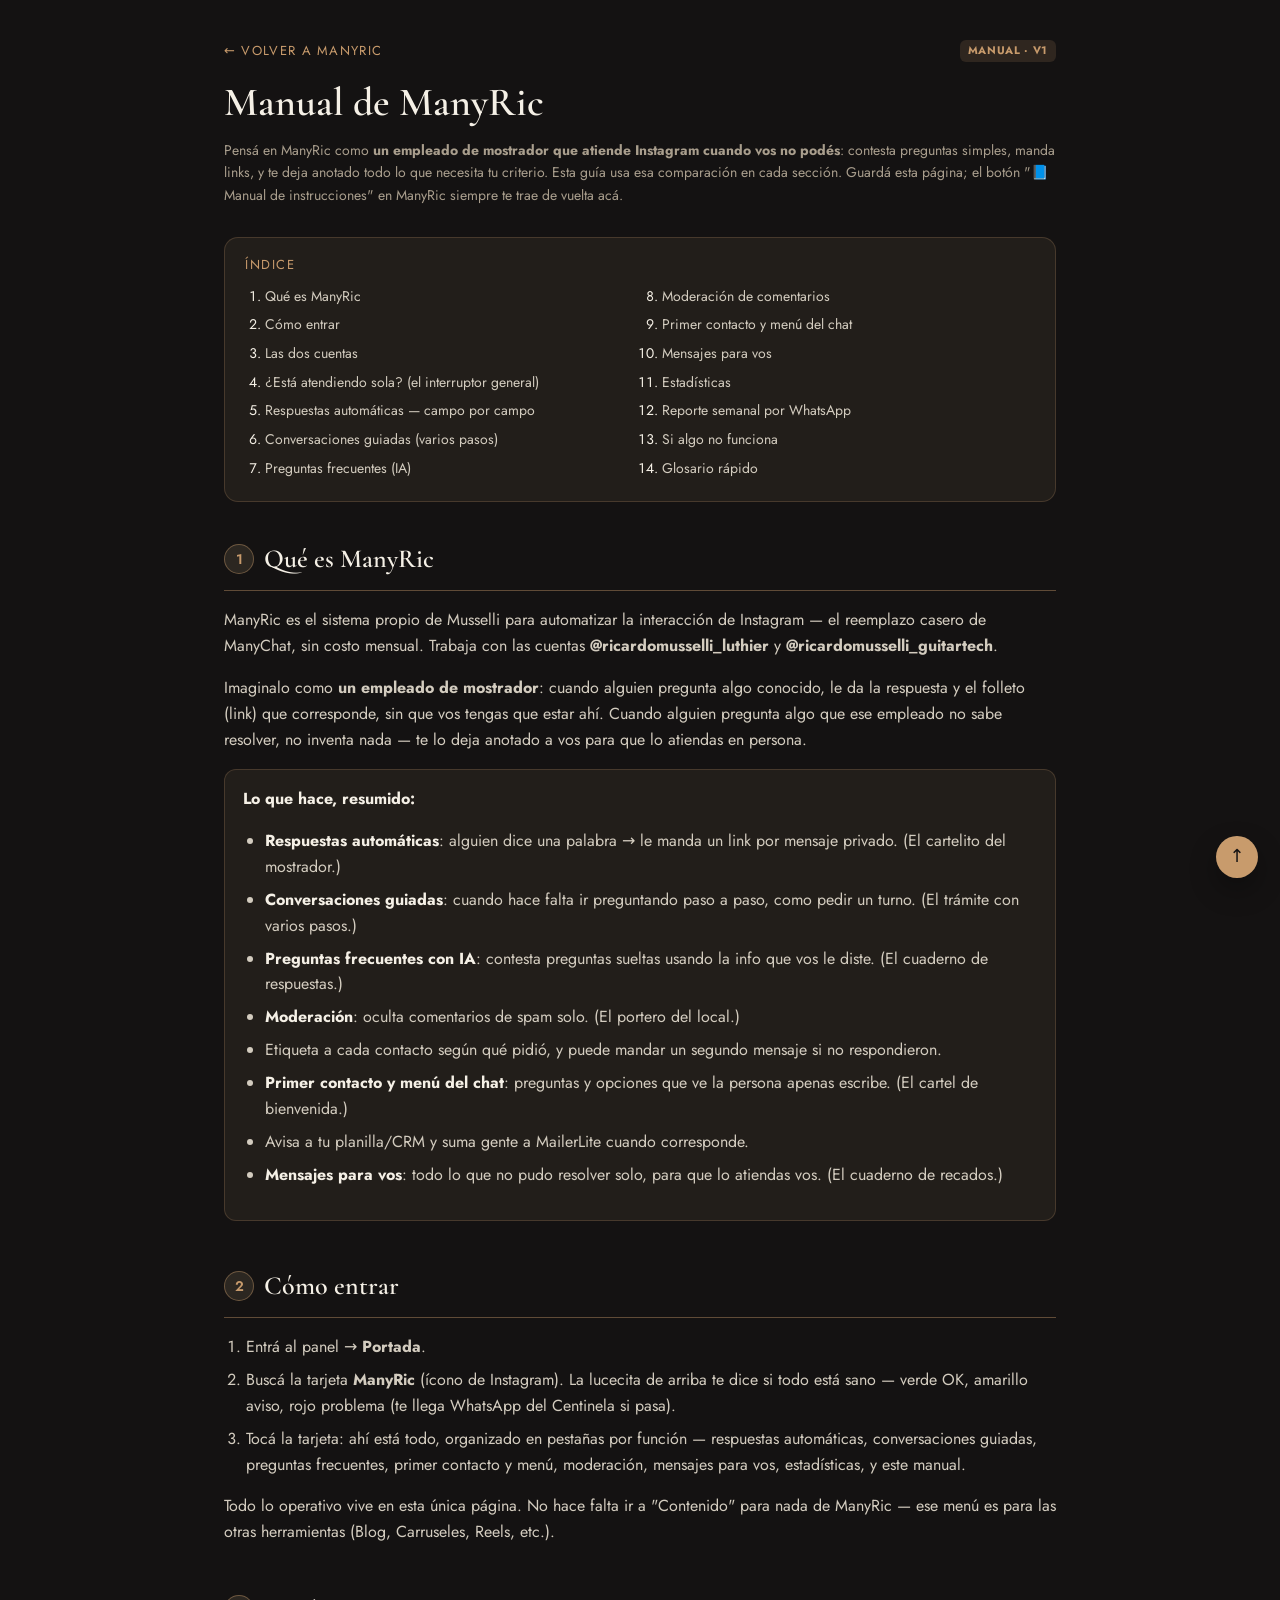
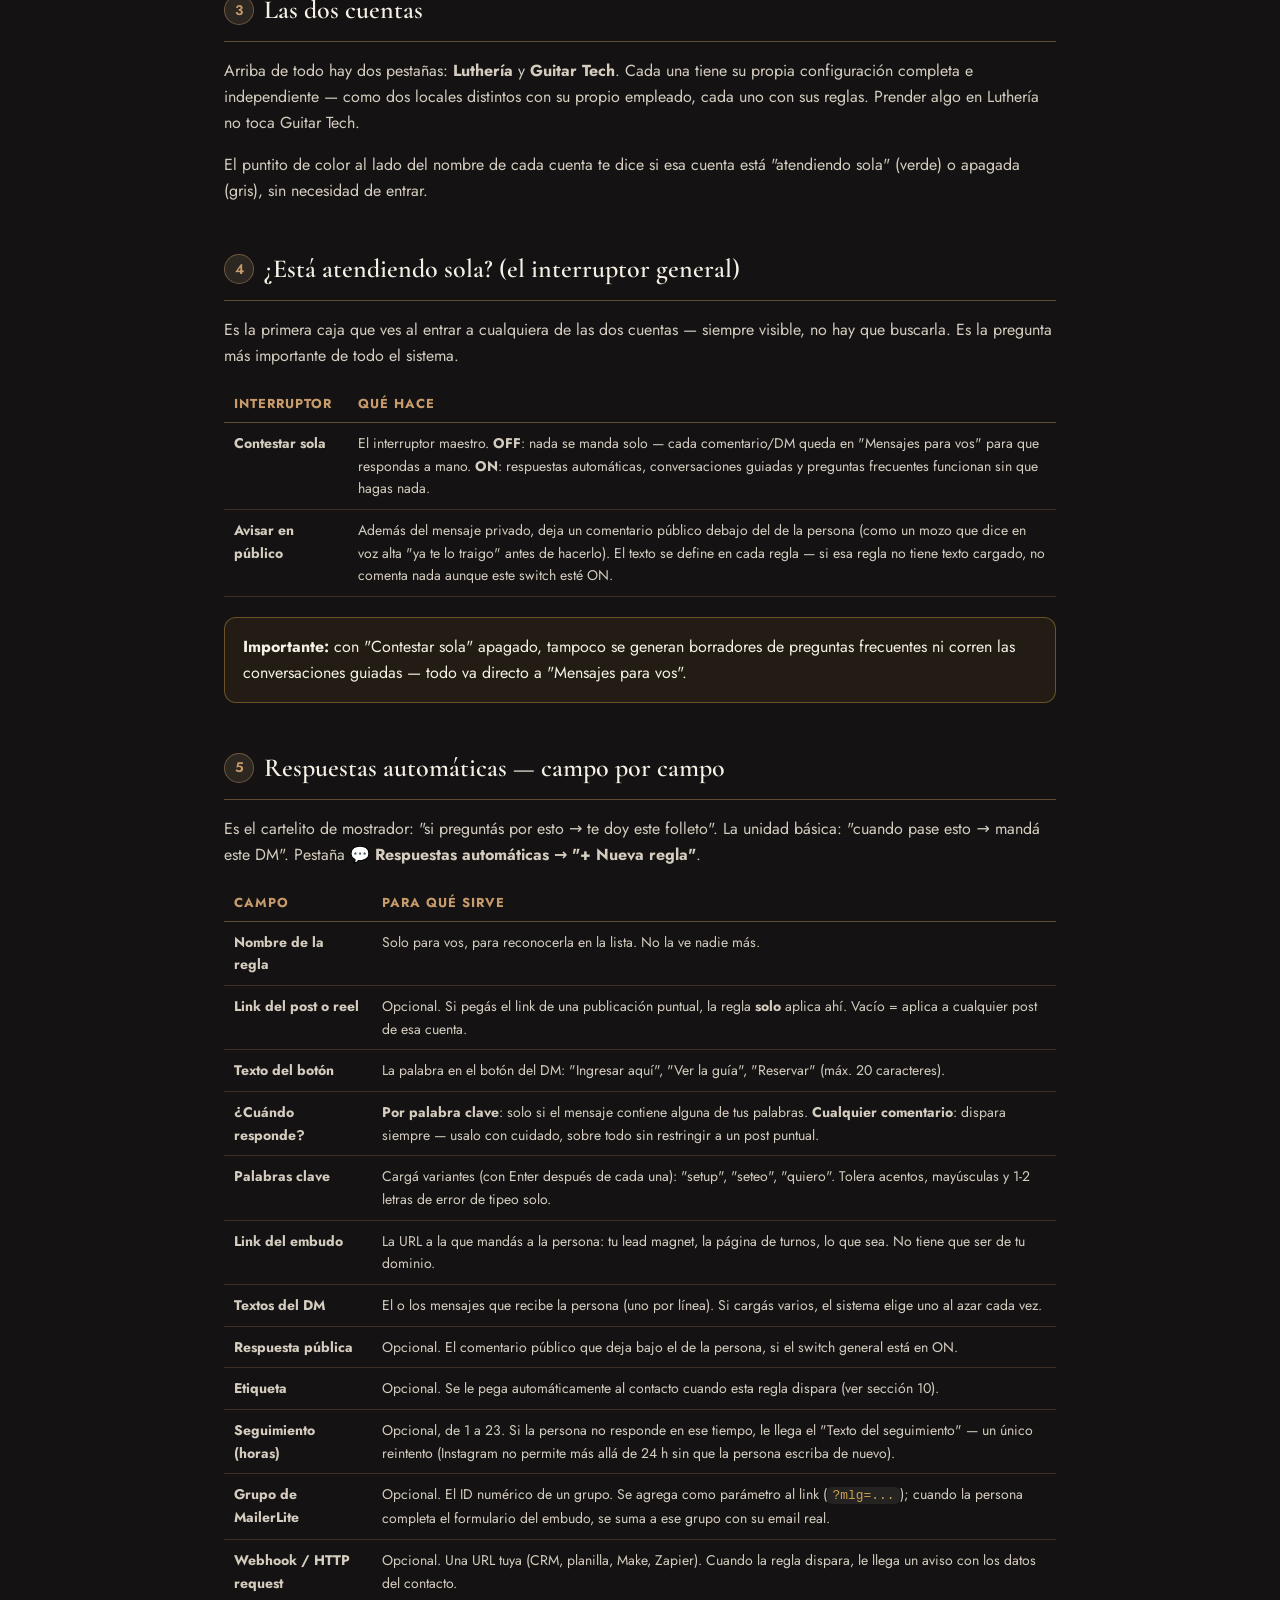
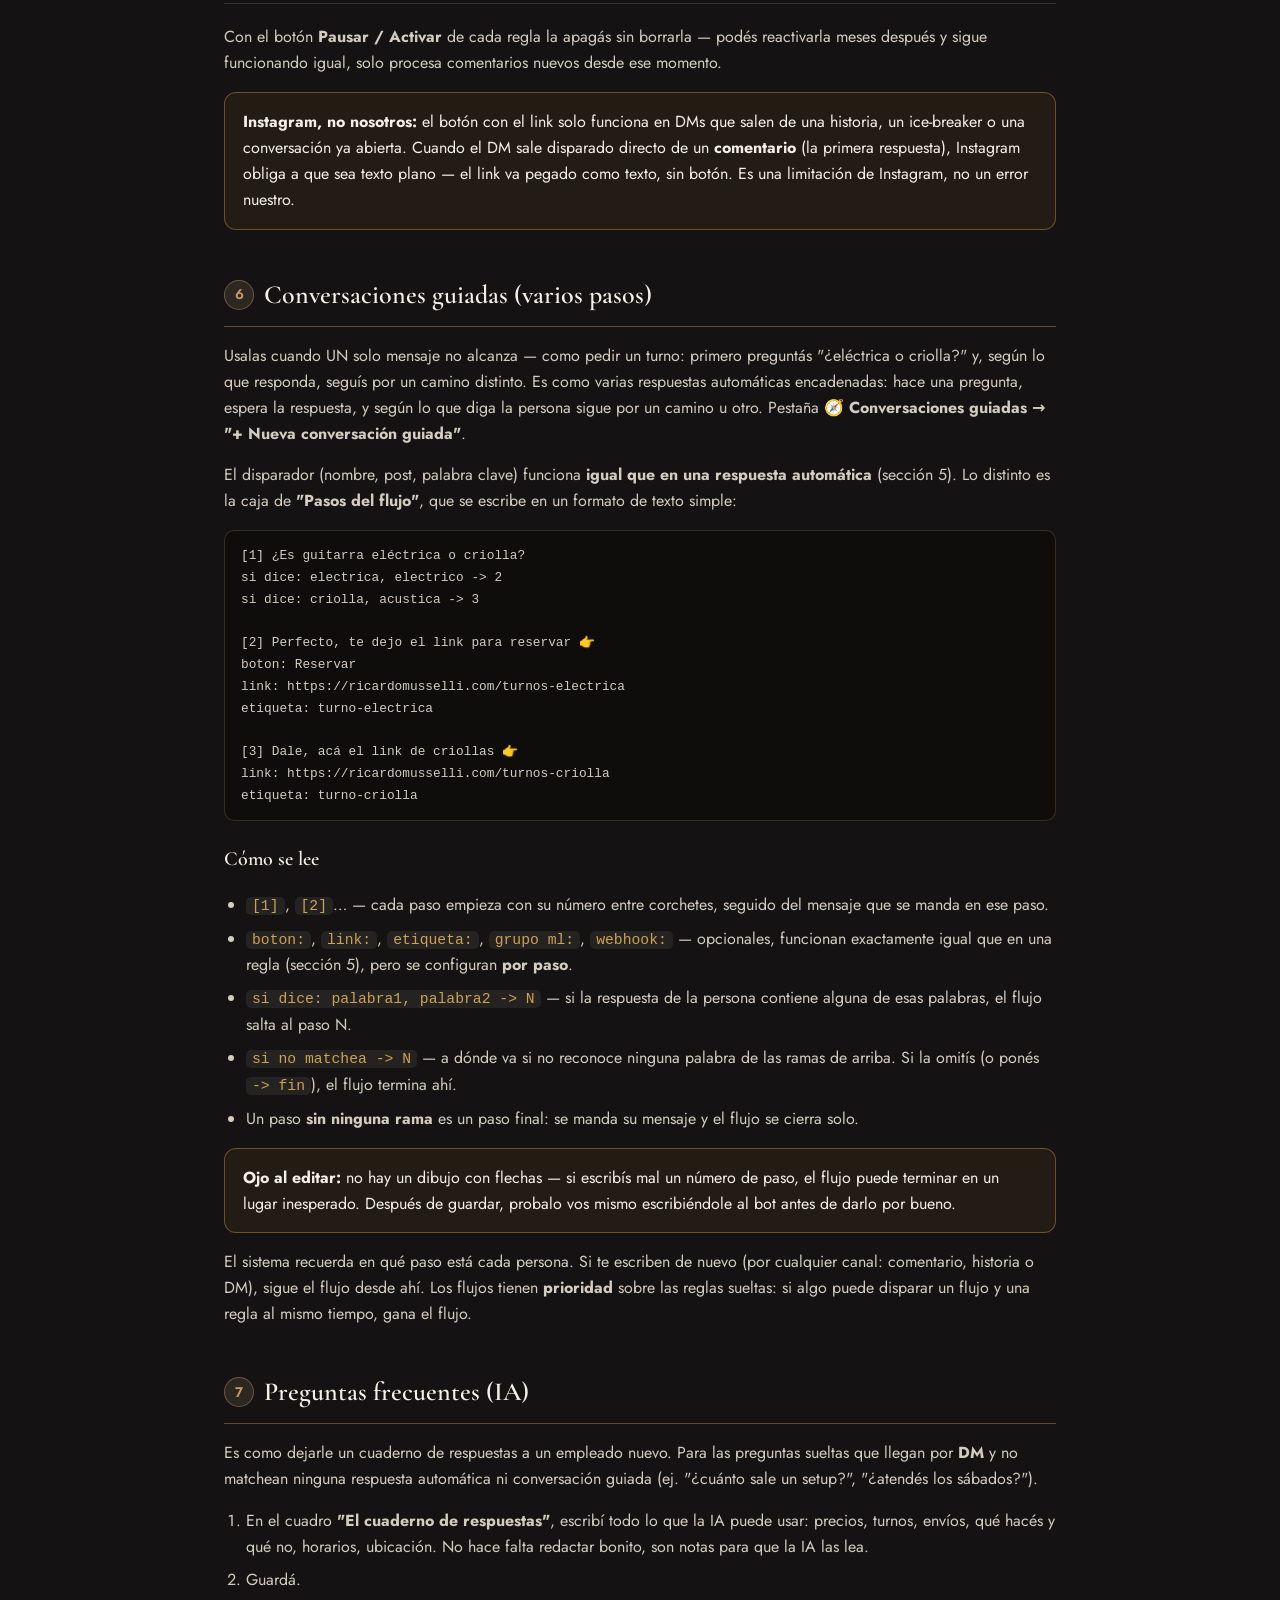
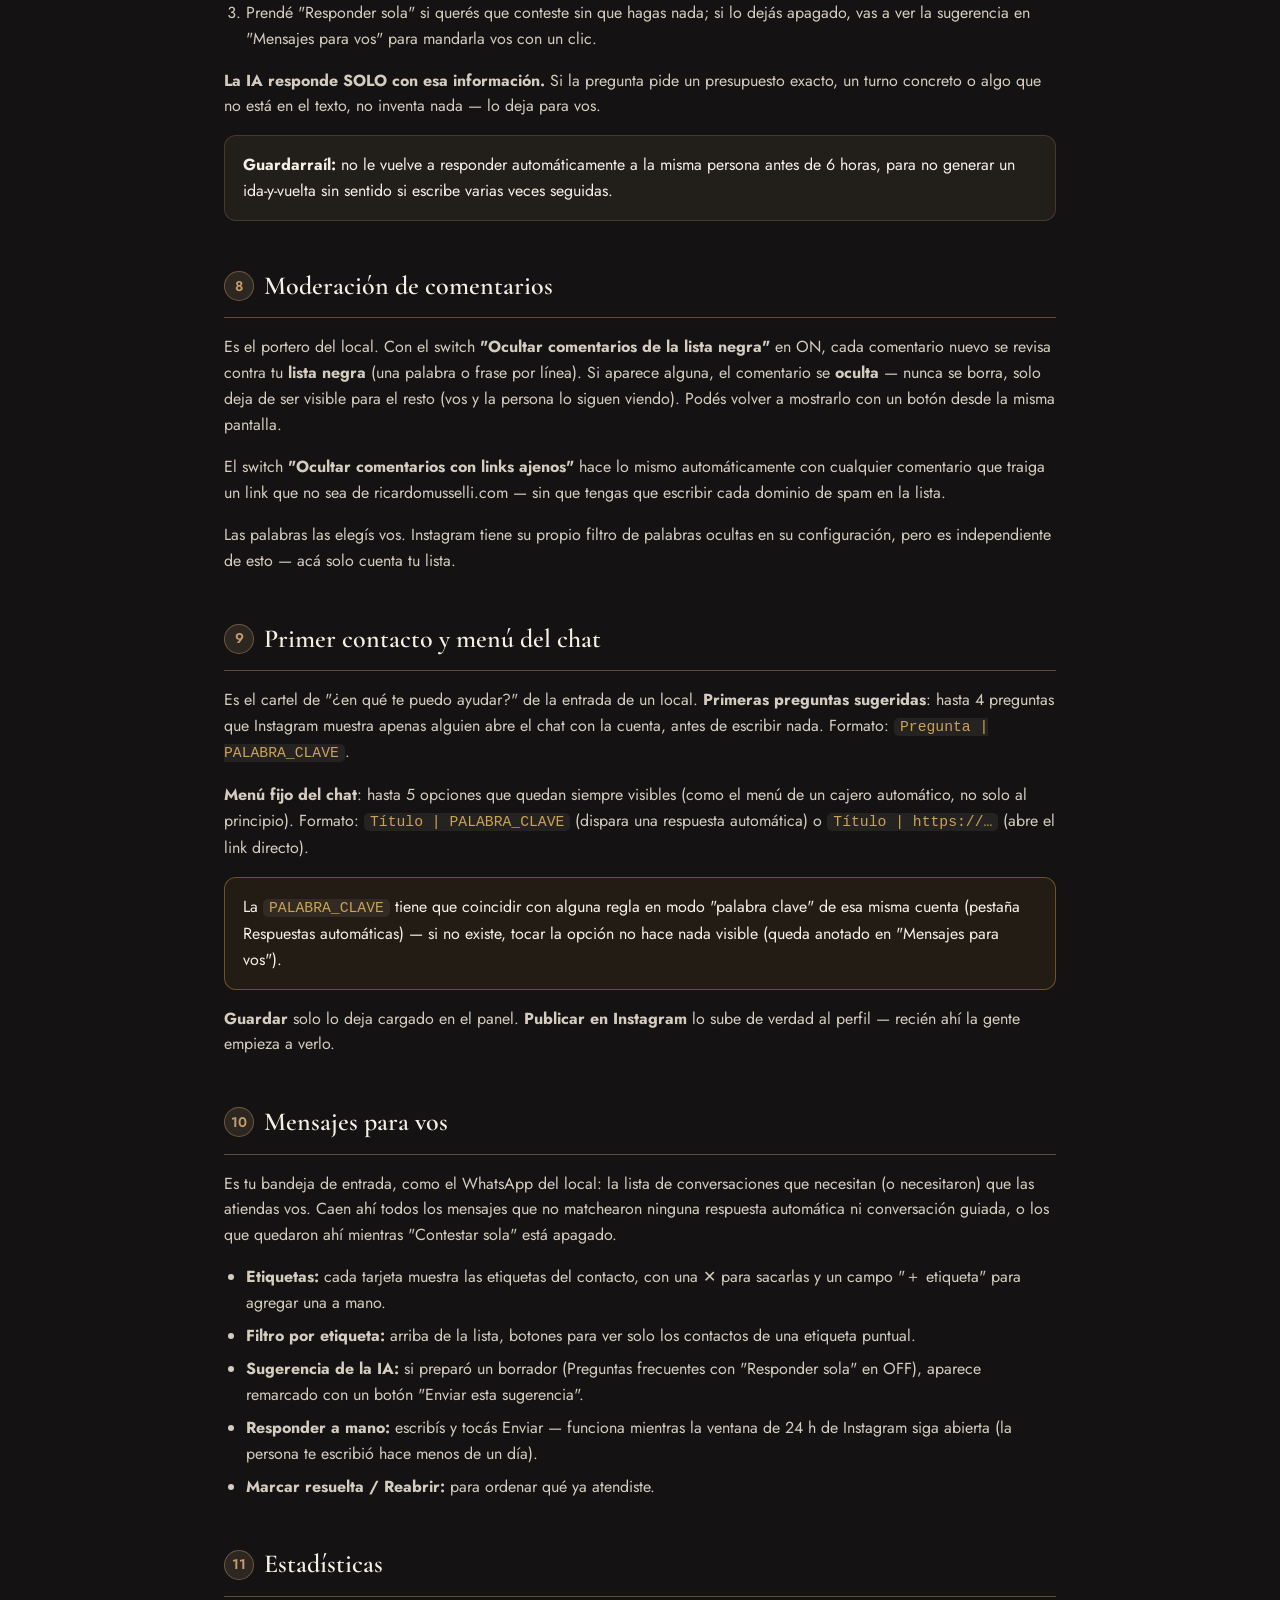
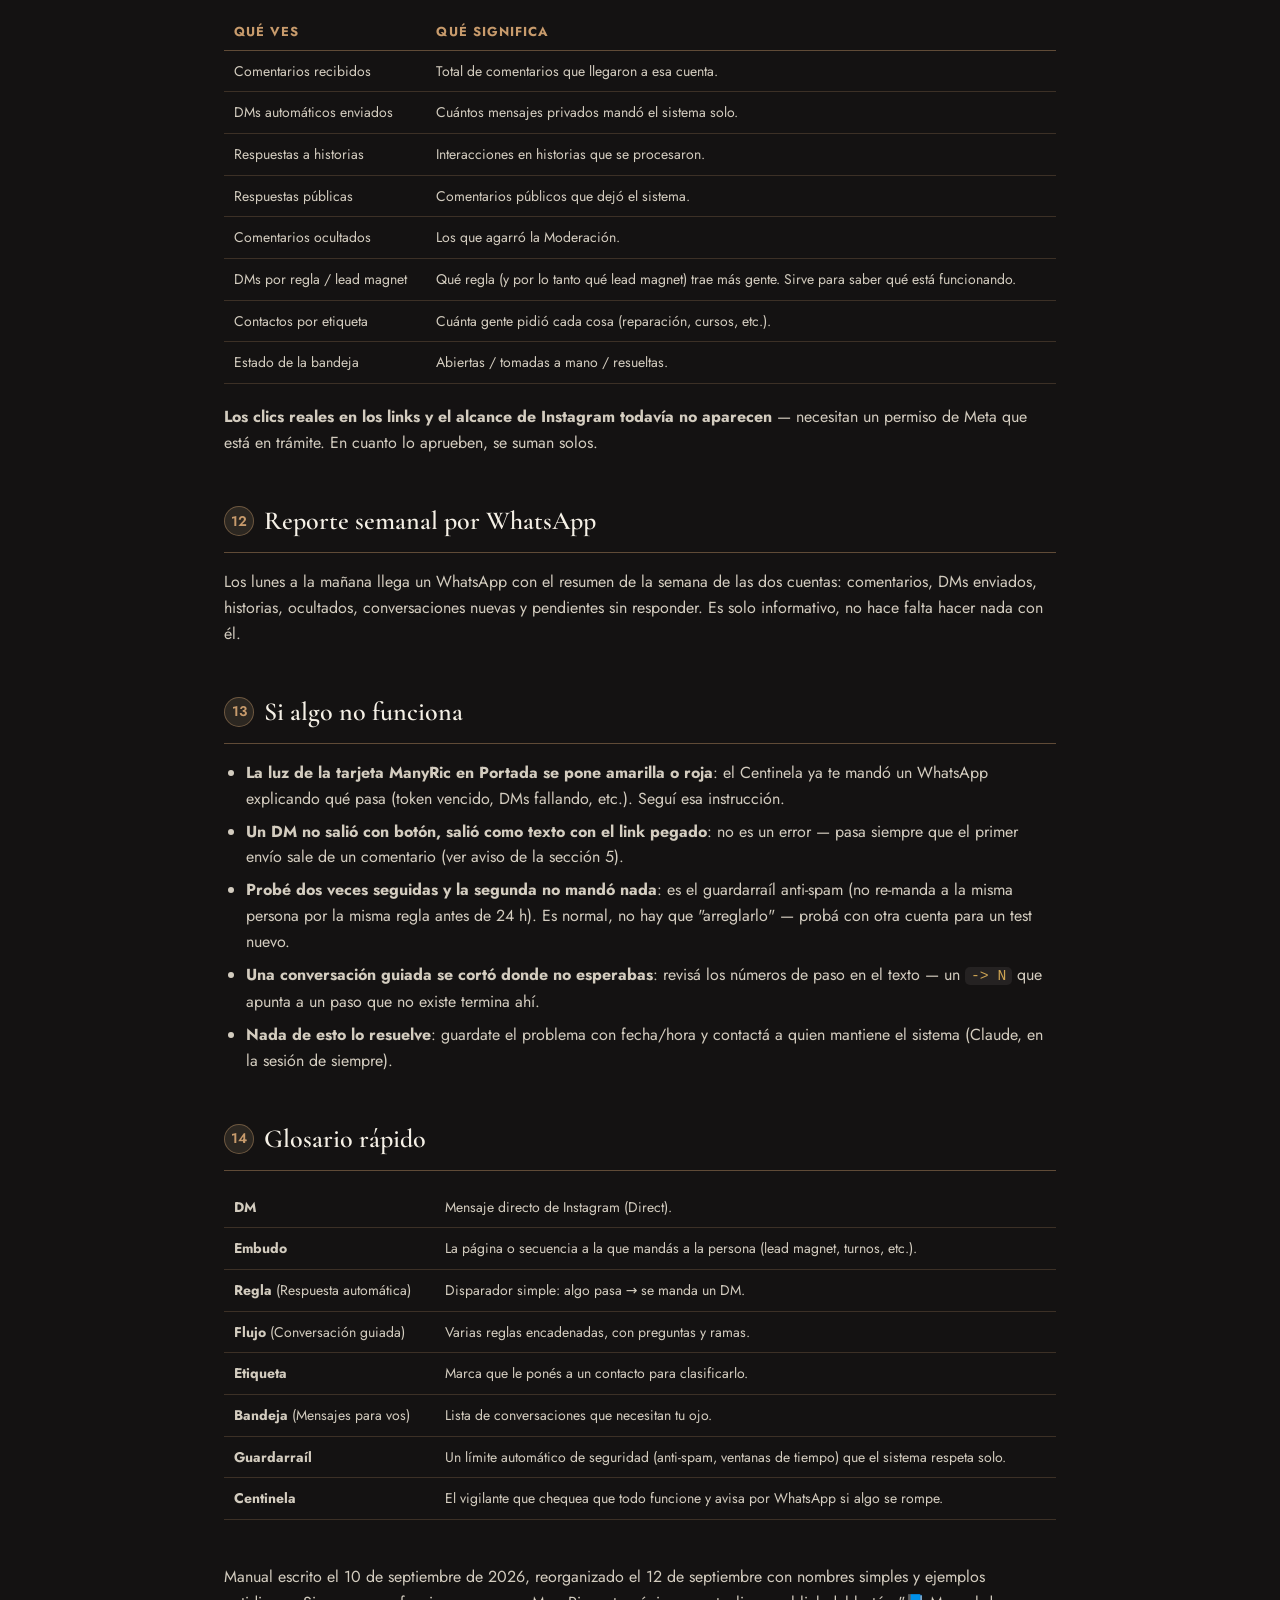
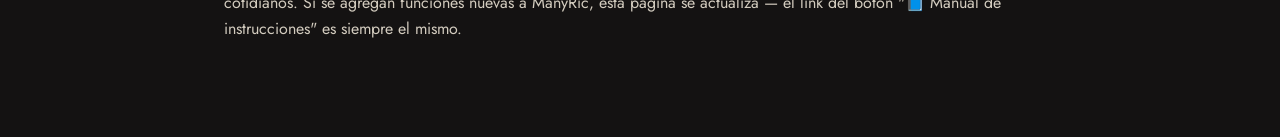
<file: manyric-manual.html>
<!DOCTYPE html>
<html lang="es">
<head>
<meta charset="utf-8">
<meta name="viewport" content="width=device-width, initial-scale=1">
<meta name="robots" content="noindex, nofollow">
<title>Manual · ManyRic</title>
<link href="https://fonts.googleapis.com/css2?family=Cormorant+Garamond:wght@500;600&family=Jost:wght@300;400;500;600&display=swap" rel="stylesheet">
<link rel="stylesheet" href="panel.css">
<style>
  .man-wrap{max-width:900px;margin:0 auto;padding:clamp(24px,4vw,40px) clamp(18px,5vw,34px) 90px}
  .man-top{display:flex;align-items:center;justify-content:space-between;gap:14px;flex-wrap:wrap;margin-bottom:8px}
  .man-back{font-size:var(--fs-micro);letter-spacing:.1em;text-transform:uppercase;color:var(--cobre)}
  h1.man-h1{font-family:var(--serif);font-weight:600;font-size:var(--fs-h1);margin:6px 0 4px}
  .man-sub{color:var(--texto-mute);font-size:var(--fs-small);margin:0 0 30px}
  .man-toc{background:var(--panel);border:1px solid var(--linea);border-radius:14px;padding:16px 20px;margin-bottom:36px}
  .man-toc__tit{font-size:var(--fs-micro);letter-spacing:.12em;text-transform:uppercase;color:var(--cobre);margin-bottom:10px}
  .man-toc ol{margin:0;padding-left:20px;columns:2;column-gap:24px}
  .man-toc li{margin-bottom:6px;font-size:var(--fs-small);break-inside:avoid}
  .man-toc a{color:var(--texto-2)}
  .man-toc a:hover{color:var(--cobre)}
  @media(max-width:640px){.man-toc ol{columns:1}}

  section.man-sec{margin-bottom:44px;scroll-margin-top:20px}
  section.man-sec h2{font-family:var(--serif);font-weight:600;font-size:var(--fs-h2);
    border-bottom:1px solid var(--linea-fuerte);padding-bottom:10px;margin:0 0 16px;
    display:flex;align-items:center;gap:10px}
  section.man-sec h2 .n{display:inline-flex;align-items:center;justify-content:center;width:30px;height:30px;
    border-radius:50%;background:var(--panel-2);border:1px solid var(--linea-fuerte);color:var(--cobre);
    font-family:var(--sans);font-size:14px;font-weight:600;flex:0 0 auto}
  h3.man-h3{font-family:var(--serif);font-weight:600;font-size:var(--fs-h3);margin:22px 0 8px;color:var(--texto)}
  p{color:var(--texto-2)}
  ul,ol.man-list{padding-left:22px;color:var(--texto-2)}
  li{margin-bottom:7px}
  code{background:rgba(245,240,230,.07);color:var(--dorado);padding:1px 6px;border-radius:5px;font-size:.92em}
  .man-box{background:var(--panel);border:1px solid var(--linea);border-radius:12px;padding:16px 18px;margin:14px 0}
  .man-box.aviso{border-color:rgba(217,164,65,.4);background:rgba(217,164,65,.07)}
  .man-box.ok{border-color:rgba(63,174,107,.4);background:rgba(63,174,107,.07)}
  .man-box b{color:var(--texto)}
  .man-dsl{background:#0e0d0c;border:1px solid var(--linea);border-radius:10px;padding:14px 16px;
    font-family:monospace;font-size:12.8px;line-height:1.7;color:var(--texto-2);overflow-x:auto;white-space:pre}
  .man-dsl b{color:var(--dorado)}
  table.man-tbl{width:100%;border-collapse:collapse;margin:12px 0 20px;font-size:var(--fs-small)}
  table.man-tbl th{text-align:left;color:var(--cobre);font-size:var(--fs-micro);letter-spacing:.08em;
    text-transform:uppercase;padding:8px 10px;border-bottom:1px solid var(--linea-fuerte)}
  table.man-tbl td{padding:9px 10px;border-bottom:1px solid var(--linea);color:var(--texto-2);vertical-align:top}
  .badge{display:inline-block;font-size:11px;font-weight:700;letter-spacing:.06em;text-transform:uppercase;
    padding:2px 8px;border-radius:6px;background:rgba(200,155,108,.15);color:var(--cobre)}
  .top-link{position:fixed;right:22px;bottom:22px;background:var(--cobre);color:var(--negro);
    width:42px;height:42px;border-radius:50%;display:flex;align-items:center;justify-content:center;
    font-size:18px;box-shadow:var(--sombra-card);z-index:50}
</style>
</head>
<body>
<div class="man-wrap">

  <div class="man-top">
    <a class="man-back" href="familia.html?f=convos">← Volver a ManyRic</a>
    <span class="badge">Manual · v1</span>
  </div>
  <h1 class="man-h1">Manual de ManyRic</h1>
  <p class="man-sub">Pensá en ManyRic como <b>un empleado de mostrador que atiende Instagram cuando vos no podés</b>: contesta preguntas simples, manda links, y te deja anotado todo lo que necesita tu criterio. Esta guía usa esa comparación en cada sección. Guardá esta página; el botón "📘 Manual de instrucciones" en ManyRic siempre te trae de vuelta acá.</p>

  <div class="man-toc">
    <div class="man-toc__tit">Índice</div>
    <ol>
      <li><a href="#s1">Qué es ManyRic</a></li>
      <li><a href="#s2">Cómo entrar</a></li>
      <li><a href="#s3">Las dos cuentas</a></li>
      <li><a href="#s4">¿Está atendiendo sola? (el interruptor general)</a></li>
      <li><a href="#s5">Respuestas automáticas — campo por campo</a></li>
      <li><a href="#s6">Conversaciones guiadas (varios pasos)</a></li>
      <li><a href="#s7">Preguntas frecuentes (IA)</a></li>
      <li><a href="#s8">Moderación de comentarios</a></li>
      <li><a href="#s9">Primer contacto y menú del chat</a></li>
      <li><a href="#s10">Mensajes para vos</a></li>
      <li><a href="#s11">Estadísticas</a></li>
      <li><a href="#s12">Reporte semanal por WhatsApp</a></li>
      <li><a href="#s13">Si algo no funciona</a></li>
      <li><a href="#s14">Glosario rápido</a></li>
    </ol>
  </div>

  <section class="man-sec" id="s1">
    <h2><span class="n">1</span>Qué es ManyRic</h2>
    <p>ManyRic es el sistema propio de Musselli para automatizar la interacción de Instagram — el reemplazo casero de ManyChat, sin costo mensual. Trabaja con las cuentas <b>@ricardomusselli_luthier</b> y <b>@ricardomusselli_guitartech</b>.</p>
    <p>Imaginalo como <b>un empleado de mostrador</b>: cuando alguien pregunta algo conocido, le da la respuesta y el folleto (link) que corresponde, sin que vos tengas que estar ahí. Cuando alguien pregunta algo que ese empleado no sabe resolver, no inventa nada — te lo deja anotado a vos para que lo atiendas en persona.</p>
    <div class="man-box">
      <b>Lo que hace, resumido:</b>
      <ul>
        <li><b>Respuestas automáticas</b>: alguien dice una palabra → le manda un link por mensaje privado. (El cartelito del mostrador.)</li>
        <li><b>Conversaciones guiadas</b>: cuando hace falta ir preguntando paso a paso, como pedir un turno. (El trámite con varios pasos.)</li>
        <li><b>Preguntas frecuentes con IA</b>: contesta preguntas sueltas usando la info que vos le diste. (El cuaderno de respuestas.)</li>
        <li><b>Moderación</b>: oculta comentarios de spam solo. (El portero del local.)</li>
        <li>Etiqueta a cada contacto según qué pidió, y puede mandar un segundo mensaje si no respondieron.</li>
        <li><b>Primer contacto y menú del chat</b>: preguntas y opciones que ve la persona apenas escribe. (El cartel de bienvenida.)</li>
        <li>Avisa a tu planilla/CRM y suma gente a MailerLite cuando corresponde.</li>
        <li><b>Mensajes para vos</b>: todo lo que no pudo resolver solo, para que lo atiendas vos. (El cuaderno de recados.)</li>
      </ul>
    </div>
  </section>

  <section class="man-sec" id="s2">
    <h2><span class="n">2</span>Cómo entrar</h2>
    <ol class="man-list">
      <li>Entrá al panel → <b>Portada</b>.</li>
      <li>Buscá la tarjeta <b>ManyRic</b> (ícono de Instagram). La lucecita de arriba te dice si todo está sano — verde OK, amarillo aviso, rojo problema (te llega WhatsApp del Centinela si pasa).</li>
      <li>Tocá la tarjeta: ahí está todo, organizado en pestañas por función — respuestas automáticas, conversaciones guiadas, preguntas frecuentes, primer contacto y menú, moderación, mensajes para vos, estadísticas, y este manual.</li>
    </ol>
    <p>Todo lo operativo vive en esta única página. No hace falta ir a "Contenido" para nada de ManyRic — ese menú es para las otras herramientas (Blog, Carruseles, Reels, etc.).</p>
  </section>

  <section class="man-sec" id="s3">
    <h2><span class="n">3</span>Las dos cuentas</h2>
    <p>Arriba de todo hay dos pestañas: <b>Luthería</b> y <b>Guitar Tech</b>. Cada una tiene su propia configuración completa e independiente — como dos locales distintos con su propio empleado, cada uno con sus reglas. Prender algo en Luthería no toca Guitar Tech.</p>
    <p>El puntito de color al lado del nombre de cada cuenta te dice si esa cuenta está "atendiendo sola" (verde) o apagada (gris), sin necesidad de entrar.</p>
  </section>

  <section class="man-sec" id="s4">
    <h2><span class="n">4</span>¿Está atendiendo sola? (el interruptor general)</h2>
    <p>Es la primera caja que ves al entrar a cualquiera de las dos cuentas — siempre visible, no hay que buscarla. Es la pregunta más importante de todo el sistema.</p>
    <table class="man-tbl">
      <tr><th>Interruptor</th><th>Qué hace</th></tr>
      <tr><td><b>Contestar sola</b></td><td>El interruptor maestro. <b>OFF</b>: nada se manda solo — cada comentario/DM queda en "Mensajes para vos" para que respondas a mano. <b>ON</b>: respuestas automáticas, conversaciones guiadas y preguntas frecuentes funcionan sin que hagas nada.</td></tr>
      <tr><td><b>Avisar en público</b></td><td>Además del mensaje privado, deja un comentario público debajo del de la persona (como un mozo que dice en voz alta "ya te lo traigo" antes de hacerlo). El texto se define en cada regla — si esa regla no tiene texto cargado, no comenta nada aunque este switch esté ON.</td></tr>
    </table>
    <div class="man-box aviso"><b>Importante:</b> con "Contestar sola" apagado, tampoco se generan borradores de preguntas frecuentes ni corren las conversaciones guiadas — todo va directo a "Mensajes para vos".</div>
  </section>

  <section class="man-sec" id="s5">
    <h2><span class="n">5</span>Respuestas automáticas — campo por campo</h2>
    <p>Es el cartelito de mostrador: "si preguntás por esto → te doy este folleto". La unidad básica: "cuando pase esto → mandá este DM". Pestaña <b>💬 Respuestas automáticas → "+ Nueva regla"</b>.</p>
    <table class="man-tbl">
      <tr><th>Campo</th><th>Para qué sirve</th></tr>
      <tr><td><b>Nombre de la regla</b></td><td>Solo para vos, para reconocerla en la lista. No la ve nadie más.</td></tr>
      <tr><td><b>Link del post o reel</b></td><td>Opcional. Si pegás el link de una publicación puntual, la regla <b>solo</b> aplica ahí. Vacío = aplica a cualquier post de esa cuenta.</td></tr>
      <tr><td><b>Texto del botón</b></td><td>La palabra en el botón del DM: "Ingresar aquí", "Ver la guía", "Reservar" (máx. 20 caracteres).</td></tr>
      <tr><td><b>¿Cuándo responde?</b></td><td><b>Por palabra clave</b>: solo si el mensaje contiene alguna de tus palabras. <b>Cualquier comentario</b>: dispara siempre — usalo con cuidado, sobre todo sin restringir a un post puntual.</td></tr>
      <tr><td><b>Palabras clave</b></td><td>Cargá variantes (con Enter después de cada una): "setup", "seteo", "quiero". Tolera acentos, mayúsculas y 1-2 letras de error de tipeo solo.</td></tr>
      <tr><td><b>Link del embudo</b></td><td>La URL a la que mandás a la persona: tu lead magnet, la página de turnos, lo que sea. No tiene que ser de tu dominio.</td></tr>
      <tr><td><b>Textos del DM</b></td><td>El o los mensajes que recibe la persona (uno por línea). Si cargás varios, el sistema elige uno al azar cada vez.</td></tr>
      <tr><td><b>Respuesta pública</b></td><td>Opcional. El comentario público que deja bajo el de la persona, si el switch general está en ON.</td></tr>
      <tr><td><b>Etiqueta</b></td><td>Opcional. Se le pega automáticamente al contacto cuando esta regla dispara (ver sección 10).</td></tr>
      <tr><td><b>Seguimiento (horas)</b></td><td>Opcional, de 1 a 23. Si la persona no responde en ese tiempo, le llega el "Texto del seguimiento" — un único reintento (Instagram no permite más allá de 24 h sin que la persona escriba de nuevo).</td></tr>
      <tr><td><b>Grupo de MailerLite</b></td><td>Opcional. El ID numérico de un grupo. Se agrega como parámetro al link (<code>?mlg=...</code>); cuando la persona completa el formulario del embudo, se suma a ese grupo con su email real.</td></tr>
      <tr><td><b>Webhook / HTTP request</b></td><td>Opcional. Una URL tuya (CRM, planilla, Make, Zapier). Cuando la regla dispara, le llega un aviso con los datos del contacto.</td></tr>
    </table>
    <p>Con el botón <b>Pausar / Activar</b> de cada regla la apagás sin borrarla — podés reactivarla meses después y sigue funcionando igual, solo procesa comentarios nuevos desde ese momento.</p>
    <div class="man-box aviso"><b>Instagram, no nosotros:</b> el botón con el link solo funciona en DMs que salen de una historia, un ice-breaker o una conversación ya abierta. Cuando el DM sale disparado directo de un <b>comentario</b> (la primera respuesta), Instagram obliga a que sea texto plano — el link va pegado como texto, sin botón. Es una limitación de Instagram, no un error nuestro.</div>
  </section>

  <section class="man-sec" id="s6">
    <h2><span class="n">6</span>Conversaciones guiadas (varios pasos)</h2>
    <p>Usalas cuando UN solo mensaje no alcanza — como pedir un turno: primero preguntás "¿eléctrica o criolla?" y, según lo que responda, seguís por un camino distinto. Es como varias respuestas automáticas encadenadas: hace una pregunta, espera la respuesta, y según lo que diga la persona sigue por un camino u otro. Pestaña <b>🧭 Conversaciones guiadas → "+ Nueva conversación guiada"</b>.</p>
    <p>El disparador (nombre, post, palabra clave) funciona <b>igual que en una respuesta automática</b> (sección 5). Lo distinto es la caja de <b>"Pasos del flujo"</b>, que se escribe en un formato de texto simple:</p>
    <div class="man-dsl">[1] ¿Es guitarra eléctrica o criolla?
si dice: electrica, electrico -> 2
si dice: criolla, acustica -> 3

[2] Perfecto, te dejo el link para reservar 👉
boton: Reservar
link: https://ricardomusselli.com/turnos-electrica
etiqueta: turno-electrica

[3] Dale, acá el link de criollas 👉
link: https://ricardomusselli.com/turnos-criolla
etiqueta: turno-criolla</div>
    <h3 class="man-h3">Cómo se lee</h3>
    <ul>
      <li><code>[1]</code>, <code>[2]</code>… — cada paso empieza con su número entre corchetes, seguido del mensaje que se manda en ese paso.</li>
      <li><code>boton:</code>, <code>link:</code>, <code>etiqueta:</code>, <code>grupo ml:</code>, <code>webhook:</code> — opcionales, funcionan exactamente igual que en una regla (sección 5), pero se configuran <b>por paso</b>.</li>
      <li><code>si dice: palabra1, palabra2 -> N</code> — si la respuesta de la persona contiene alguna de esas palabras, el flujo salta al paso N.</li>
      <li><code>si no matchea -> N</code> — a dónde va si no reconoce ninguna palabra de las ramas de arriba. Si la omitís (o ponés <code>-> fin</code>), el flujo termina ahí.</li>
      <li>Un paso <b>sin ninguna rama</b> es un paso final: se manda su mensaje y el flujo se cierra solo.</li>
    </ul>
    <div class="man-box aviso"><b>Ojo al editar:</b> no hay un dibujo con flechas — si escribís mal un número de paso, el flujo puede terminar en un lugar inesperado. Después de guardar, probalo vos mismo escribiéndole al bot antes de darlo por bueno.</div>
    <p>El sistema recuerda en qué paso está cada persona. Si te escriben de nuevo (por cualquier canal: comentario, historia o DM), sigue el flujo desde ahí. Los flujos tienen <b>prioridad</b> sobre las reglas sueltas: si algo puede disparar un flujo y una regla al mismo tiempo, gana el flujo.</p>
  </section>

  <section class="man-sec" id="s7">
    <h2><span class="n">7</span>Preguntas frecuentes (IA)</h2>
    <p>Es como dejarle un cuaderno de respuestas a un empleado nuevo. Para las preguntas sueltas que llegan por <b>DM</b> y no matchean ninguna respuesta automática ni conversación guiada (ej. "¿cuánto sale un setup?", "¿atendés los sábados?").</p>
    <ol class="man-list">
      <li>En el cuadro <b>"El cuaderno de respuestas"</b>, escribí todo lo que la IA puede usar: precios, turnos, envíos, qué hacés y qué no, horarios, ubicación. No hace falta redactar bonito, son notas para que la IA las lea.</li>
      <li>Guardá.</li>
      <li>Prendé "Responder sola" si querés que conteste sin que hagas nada; si lo dejás apagado, vas a ver la sugerencia en "Mensajes para vos" para mandarla vos con un clic.</li>
    </ol>
    <p><b>La IA responde SOLO con esa información.</b> Si la pregunta pide un presupuesto exacto, un turno concreto o algo que no está en el texto, no inventa nada — lo deja para vos.</p>
    <div class="man-box"><b>Guardarraíl:</b> no le vuelve a responder automáticamente a la misma persona antes de 6 horas, para no generar un ida-y-vuelta sin sentido si escribe varias veces seguidas.</div>
  </section>

  <section class="man-sec" id="s8">
    <h2><span class="n">8</span>Moderación de comentarios</h2>
    <p>Es el portero del local. Con el switch <b>"Ocultar comentarios de la lista negra"</b> en ON, cada comentario nuevo se revisa contra tu <b>lista negra</b> (una palabra o frase por línea). Si aparece alguna, el comentario se <b>oculta</b> — nunca se borra, solo deja de ser visible para el resto (vos y la persona lo siguen viendo). Podés volver a mostrarlo con un botón desde la misma pantalla.</p>
    <p>El switch <b>"Ocultar comentarios con links ajenos"</b> hace lo mismo automáticamente con cualquier comentario que traiga un link que no sea de ricardomusselli.com — sin que tengas que escribir cada dominio de spam en la lista.</p>
    <p>Las palabras las elegís vos. Instagram tiene su propio filtro de palabras ocultas en su configuración, pero es independiente de esto — acá solo cuenta tu lista.</p>
  </section>

  <section class="man-sec" id="s9">
    <h2><span class="n">9</span>Primer contacto y menú del chat</h2>
    <p>Es el cartel de "¿en qué te puedo ayudar?" de la entrada de un local. <b>Primeras preguntas sugeridas</b>: hasta 4 preguntas que Instagram muestra apenas alguien abre el chat con la cuenta, antes de escribir nada. Formato: <code>Pregunta | PALABRA_CLAVE</code>.</p>
    <p><b>Menú fijo del chat</b>: hasta 5 opciones que quedan siempre visibles (como el menú de un cajero automático, no solo al principio). Formato: <code>Título | PALABRA_CLAVE</code> (dispara una respuesta automática) o <code>Título | https://…</code> (abre el link directo).</p>
    <div class="man-box aviso">La <code>PALABRA_CLAVE</code> tiene que coincidir con alguna regla en modo "palabra clave" de esa misma cuenta (pestaña Respuestas automáticas) — si no existe, tocar la opción no hace nada visible (queda anotado en "Mensajes para vos").</div>
    <p><b>Guardar</b> solo lo deja cargado en el panel. <b>Publicar en Instagram</b> lo sube de verdad al perfil — recién ahí la gente empieza a verlo.</p>
  </section>

  <section class="man-sec" id="s10">
    <h2><span class="n">10</span>Mensajes para vos</h2>
    <p>Es tu bandeja de entrada, como el WhatsApp del local: la lista de conversaciones que necesitan (o necesitaron) que las atiendas vos. Caen ahí todos los mensajes que no matchearon ninguna respuesta automática ni conversación guiada, o los que quedaron ahí mientras "Contestar sola" está apagado.</p>
    <ul>
      <li><b>Etiquetas:</b> cada tarjeta muestra las etiquetas del contacto, con una ✕ para sacarlas y un campo "＋ etiqueta" para agregar una a mano.</li>
      <li><b>Filtro por etiqueta:</b> arriba de la lista, botones para ver solo los contactos de una etiqueta puntual.</li>
      <li><b>Sugerencia de la IA:</b> si preparó un borrador (Preguntas frecuentes con "Responder sola" en OFF), aparece remarcado con un botón "Enviar esta sugerencia".</li>
      <li><b>Responder a mano:</b> escribís y tocás Enviar — funciona mientras la ventana de 24 h de Instagram siga abierta (la persona te escribió hace menos de un día).</li>
      <li><b>Marcar resuelta / Reabrir:</b> para ordenar qué ya atendiste.</li>
    </ul>
  </section>

  <section class="man-sec" id="s11">
    <h2><span class="n">11</span>Estadísticas</h2>
    <table class="man-tbl">
      <tr><th>Qué ves</th><th>Qué significa</th></tr>
      <tr><td>Comentarios recibidos</td><td>Total de comentarios que llegaron a esa cuenta.</td></tr>
      <tr><td>DMs automáticos enviados</td><td>Cuántos mensajes privados mandó el sistema solo.</td></tr>
      <tr><td>Respuestas a historias</td><td>Interacciones en historias que se procesaron.</td></tr>
      <tr><td>Respuestas públicas</td><td>Comentarios públicos que dejó el sistema.</td></tr>
      <tr><td>Comentarios ocultados</td><td>Los que agarró la Moderación.</td></tr>
      <tr><td>DMs por regla / lead magnet</td><td>Qué regla (y por lo tanto qué lead magnet) trae más gente. Sirve para saber qué está funcionando.</td></tr>
      <tr><td>Contactos por etiqueta</td><td>Cuánta gente pidió cada cosa (reparación, cursos, etc.).</td></tr>
      <tr><td>Estado de la bandeja</td><td>Abiertas / tomadas a mano / resueltas.</td></tr>
    </table>
    <p><b>Los clics reales en los links y el alcance de Instagram todavía no aparecen</b> — necesitan un permiso de Meta que está en trámite. En cuanto lo aprueben, se suman solos.</p>
  </section>

  <section class="man-sec" id="s12">
    <h2><span class="n">12</span>Reporte semanal por WhatsApp</h2>
    <p>Los lunes a la mañana llega un WhatsApp con el resumen de la semana de las dos cuentas: comentarios, DMs enviados, historias, ocultados, conversaciones nuevas y pendientes sin responder. Es solo informativo, no hace falta hacer nada con él.</p>
  </section>

  <section class="man-sec" id="s13">
    <h2><span class="n">13</span>Si algo no funciona</h2>
    <ul>
      <li><b>La luz de la tarjeta ManyRic en Portada se pone amarilla o roja</b>: el Centinela ya te mandó un WhatsApp explicando qué pasa (token vencido, DMs fallando, etc.). Seguí esa instrucción.</li>
      <li><b>Un DM no salió con botón, salió como texto con el link pegado</b>: no es un error — pasa siempre que el primer envío sale de un comentario (ver aviso de la sección 5).</li>
      <li><b>Probé dos veces seguidas y la segunda no mandó nada</b>: es el guardarraíl anti-spam (no re-manda a la misma persona por la misma regla antes de 24 h). Es normal, no hay que "arreglarlo" — probá con otra cuenta para un test nuevo.</li>
      <li><b>Una conversación guiada se cortó donde no esperabas</b>: revisá los números de paso en el texto — un <code>-> N</code> que apunta a un paso que no existe termina ahí.</li>
      <li><b>Nada de esto lo resuelve</b>: guardate el problema con fecha/hora y contactá a quien mantiene el sistema (Claude, en la sesión de siempre).</li>
    </ul>
  </section>

  <section class="man-sec" id="s14">
    <h2><span class="n">14</span>Glosario rápido</h2>
    <table class="man-tbl">
      <tr><td><b>DM</b></td><td>Mensaje directo de Instagram (Direct).</td></tr>
      <tr><td><b>Embudo</b></td><td>La página o secuencia a la que mandás a la persona (lead magnet, turnos, etc.).</td></tr>
      <tr><td><b>Regla</b> (Respuesta automática)</td><td>Disparador simple: algo pasa → se manda un DM.</td></tr>
      <tr><td><b>Flujo</b> (Conversación guiada)</td><td>Varias reglas encadenadas, con preguntas y ramas.</td></tr>
      <tr><td><b>Etiqueta</b></td><td>Marca que le ponés a un contacto para clasificarlo.</td></tr>
      <tr><td><b>Bandeja</b> (Mensajes para vos)</td><td>Lista de conversaciones que necesitan tu ojo.</td></tr>
      <tr><td><b>Guardarraíl</b></td><td>Un límite automático de seguridad (anti-spam, ventanas de tiempo) que el sistema respeta solo.</td></tr>
      <tr><td><b>Centinela</b></td><td>El vigilante que chequea que todo funcione y avisa por WhatsApp si algo se rompe.</td></tr>
    </table>
  </section>

  <p class="mini-note">Manual escrito el 10 de septiembre de 2026, reorganizado el 12 de septiembre con nombres simples y ejemplos cotidianos. Si se agregan funciones nuevas a ManyRic, esta página se actualiza — el link del botón "📘 Manual de instrucciones" es siempre el mismo.</p>
</div>

<a class="top-link" href="#" title="Volver arriba" onclick="window.scrollTo({top:0,behavior:'smooth'});return false;">↑</a>
</body>
</html>
</file>
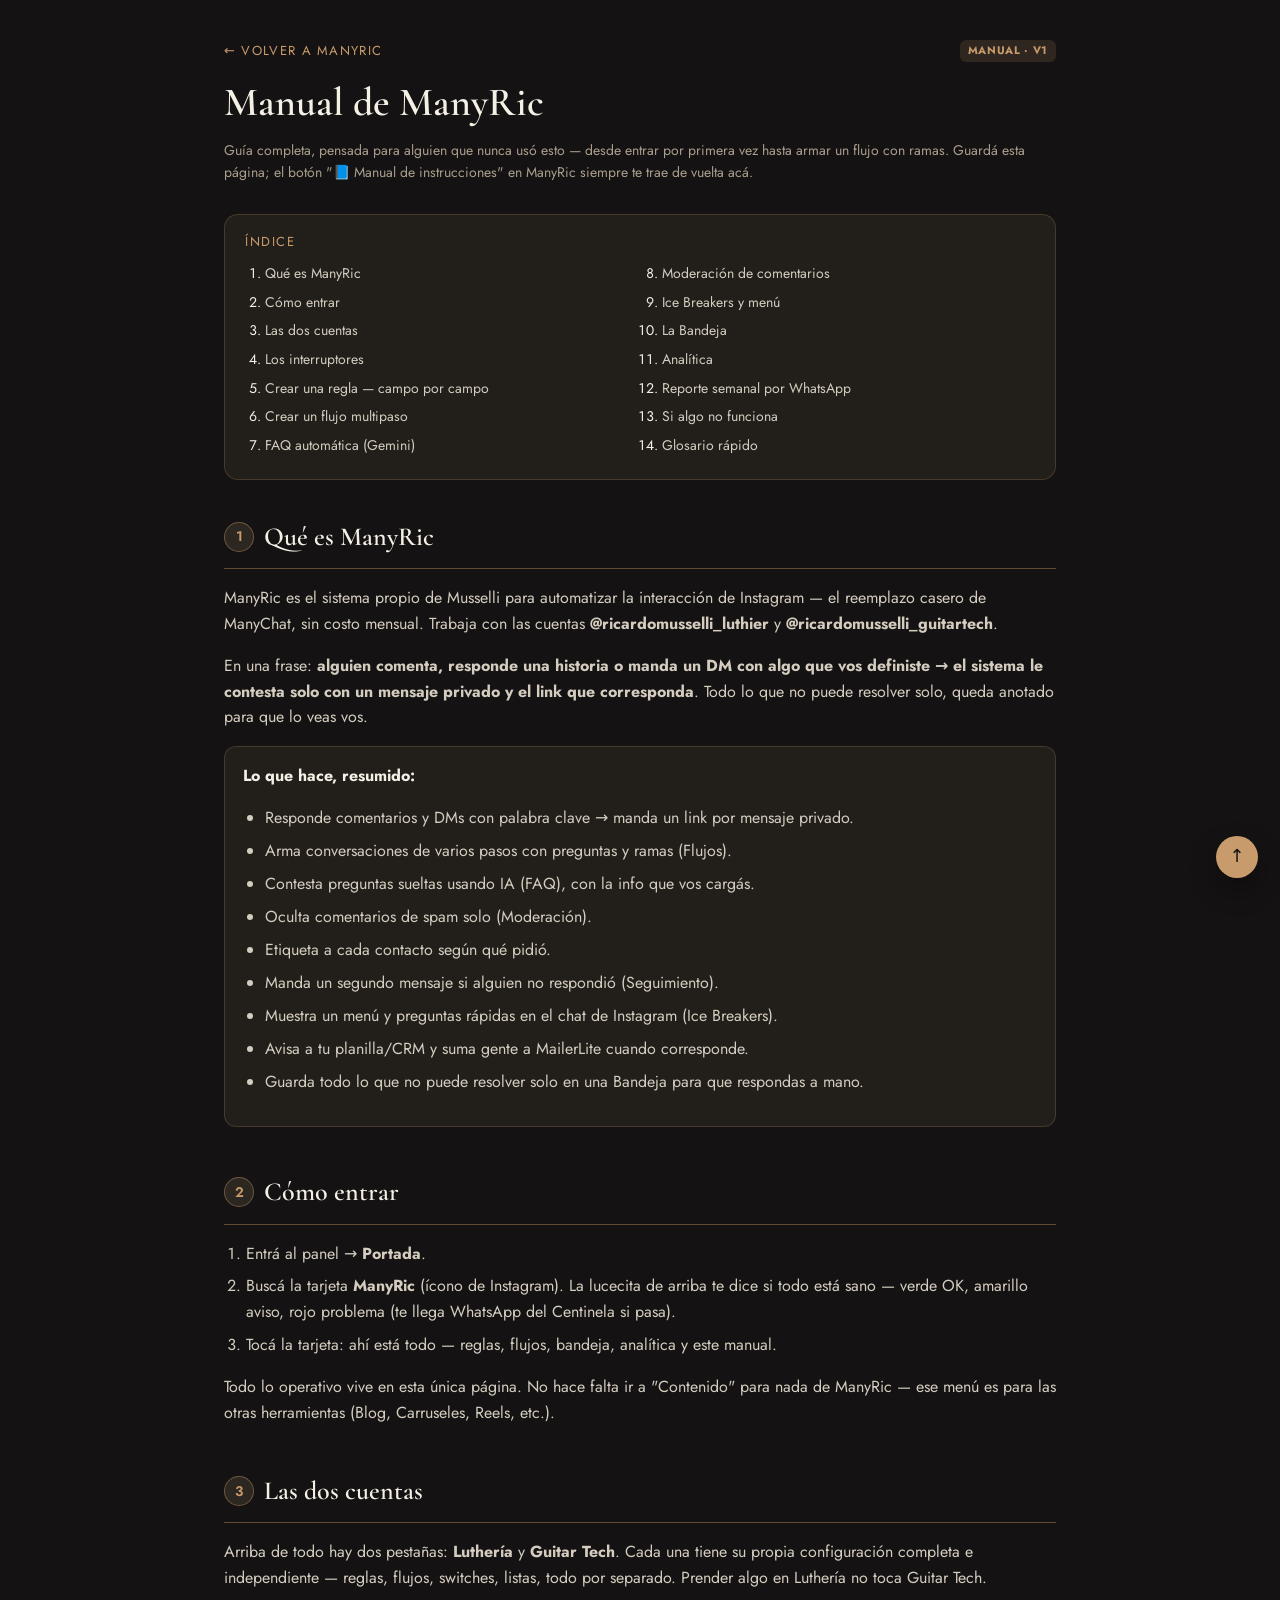
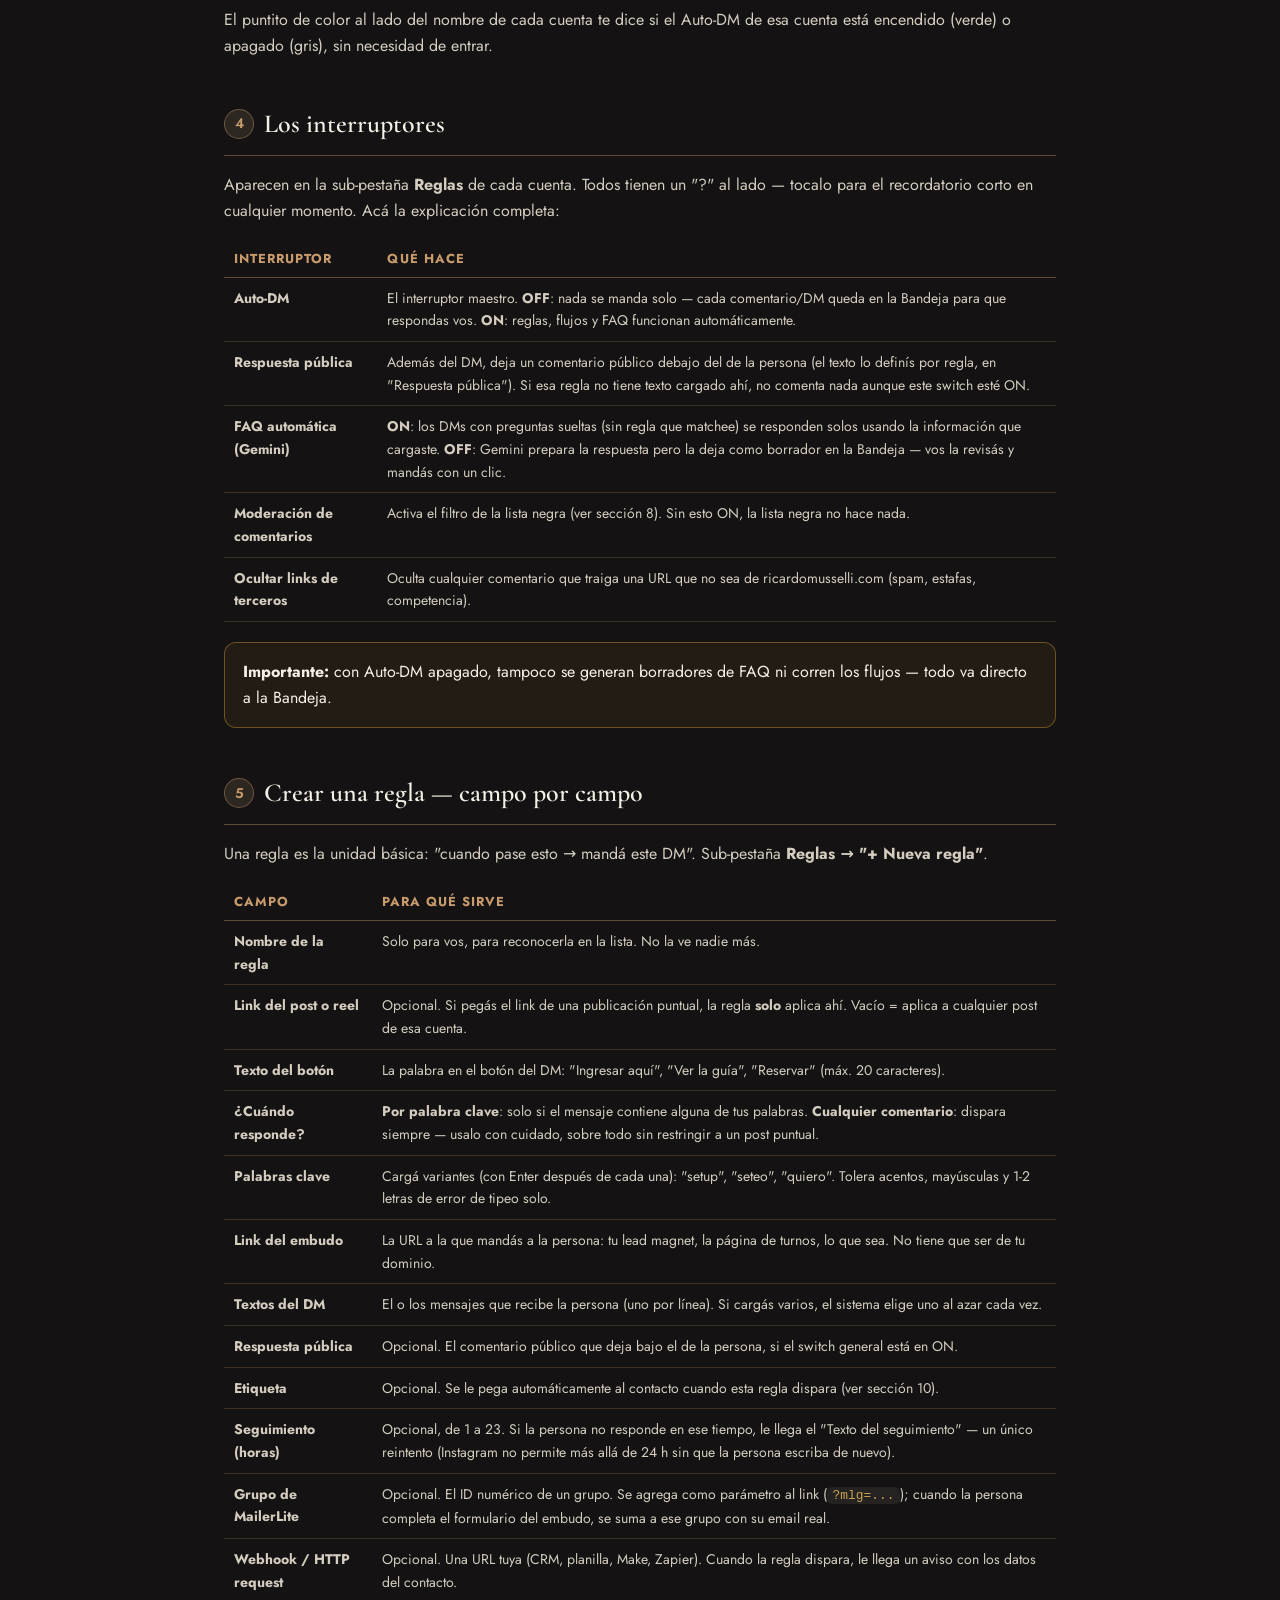
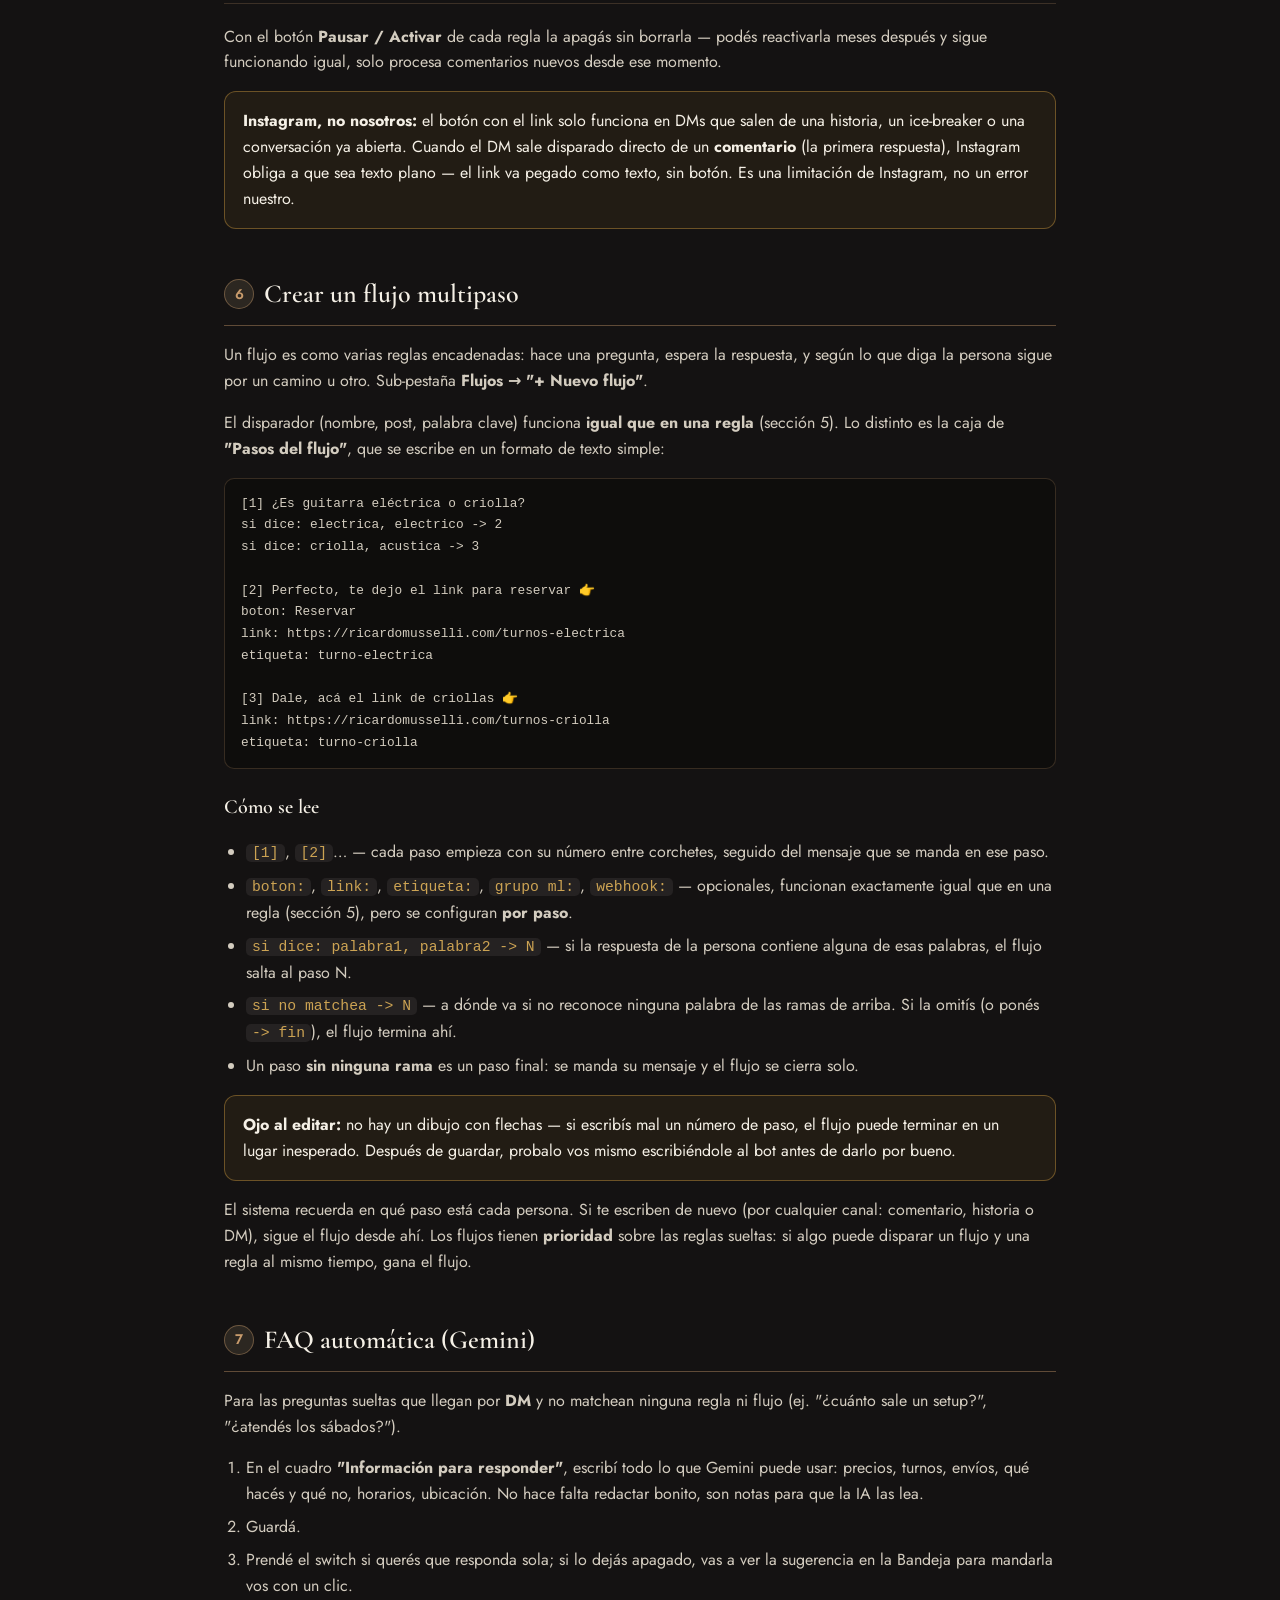
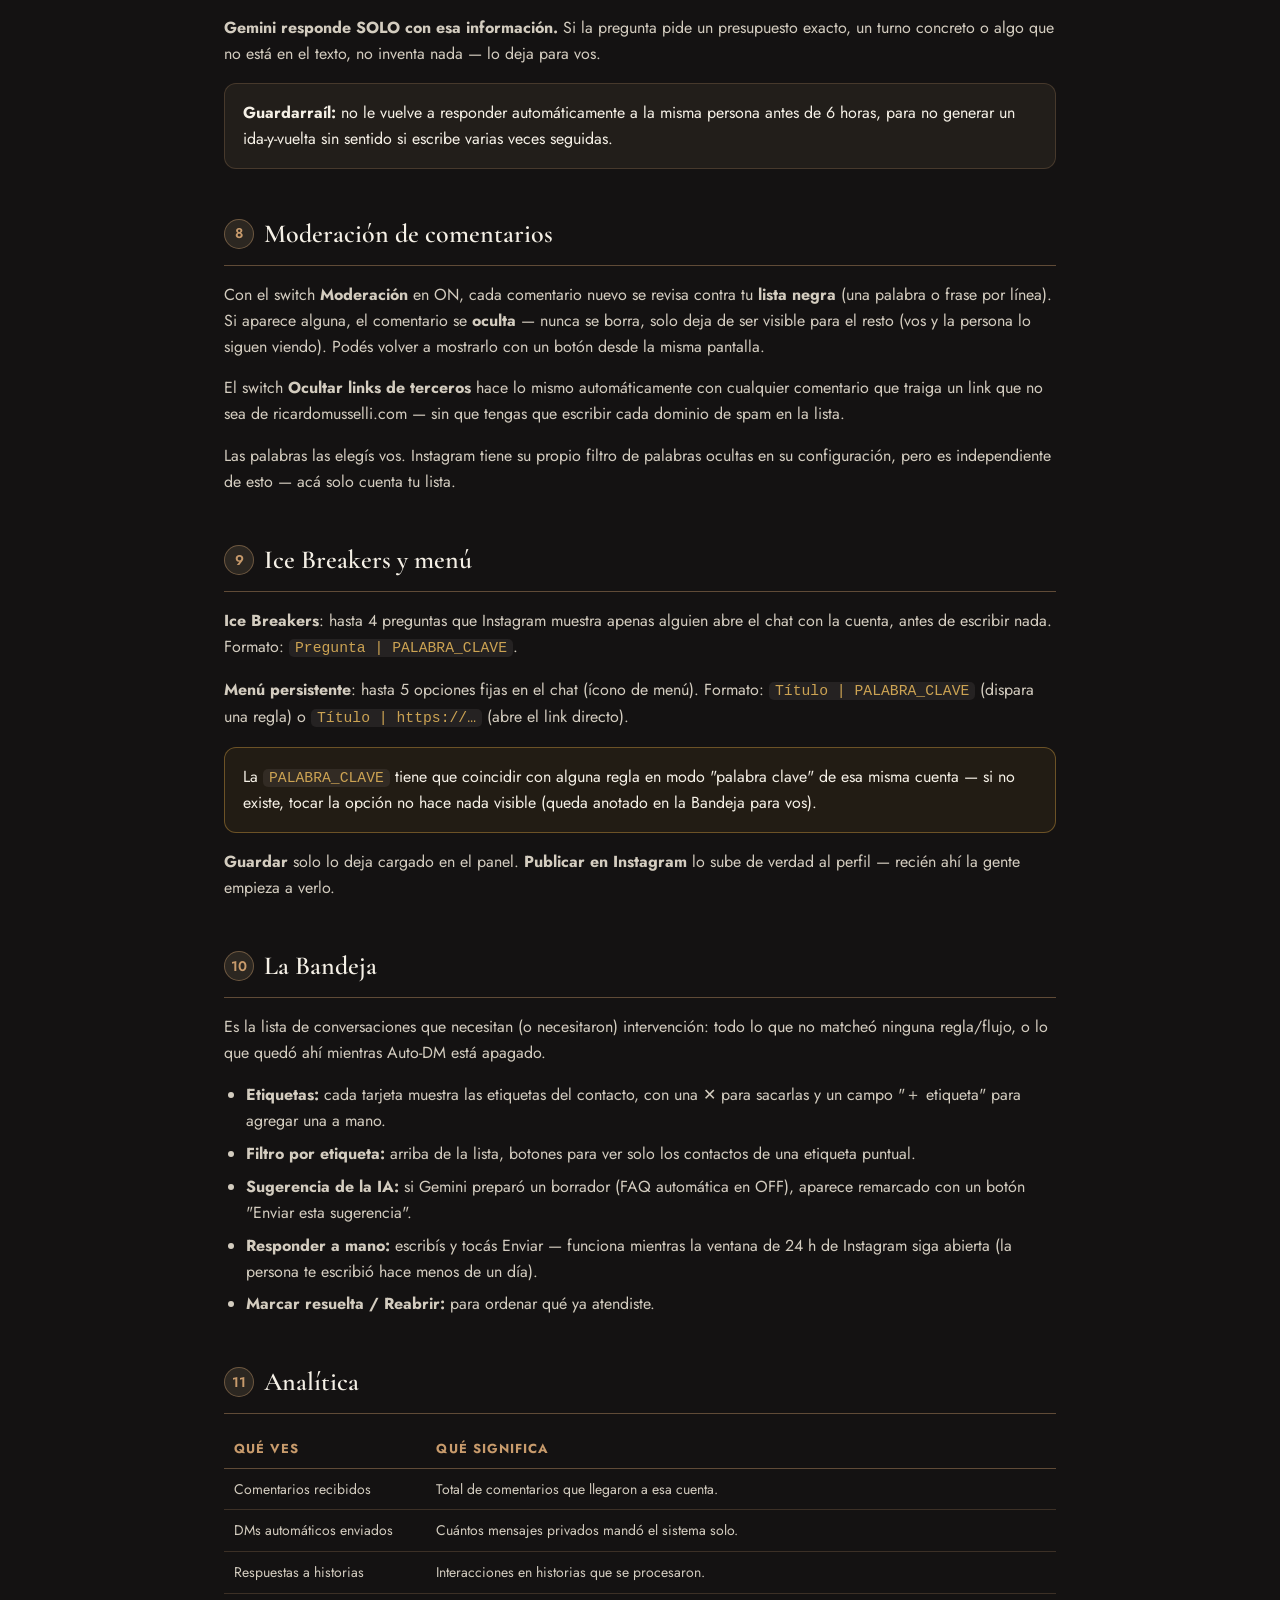
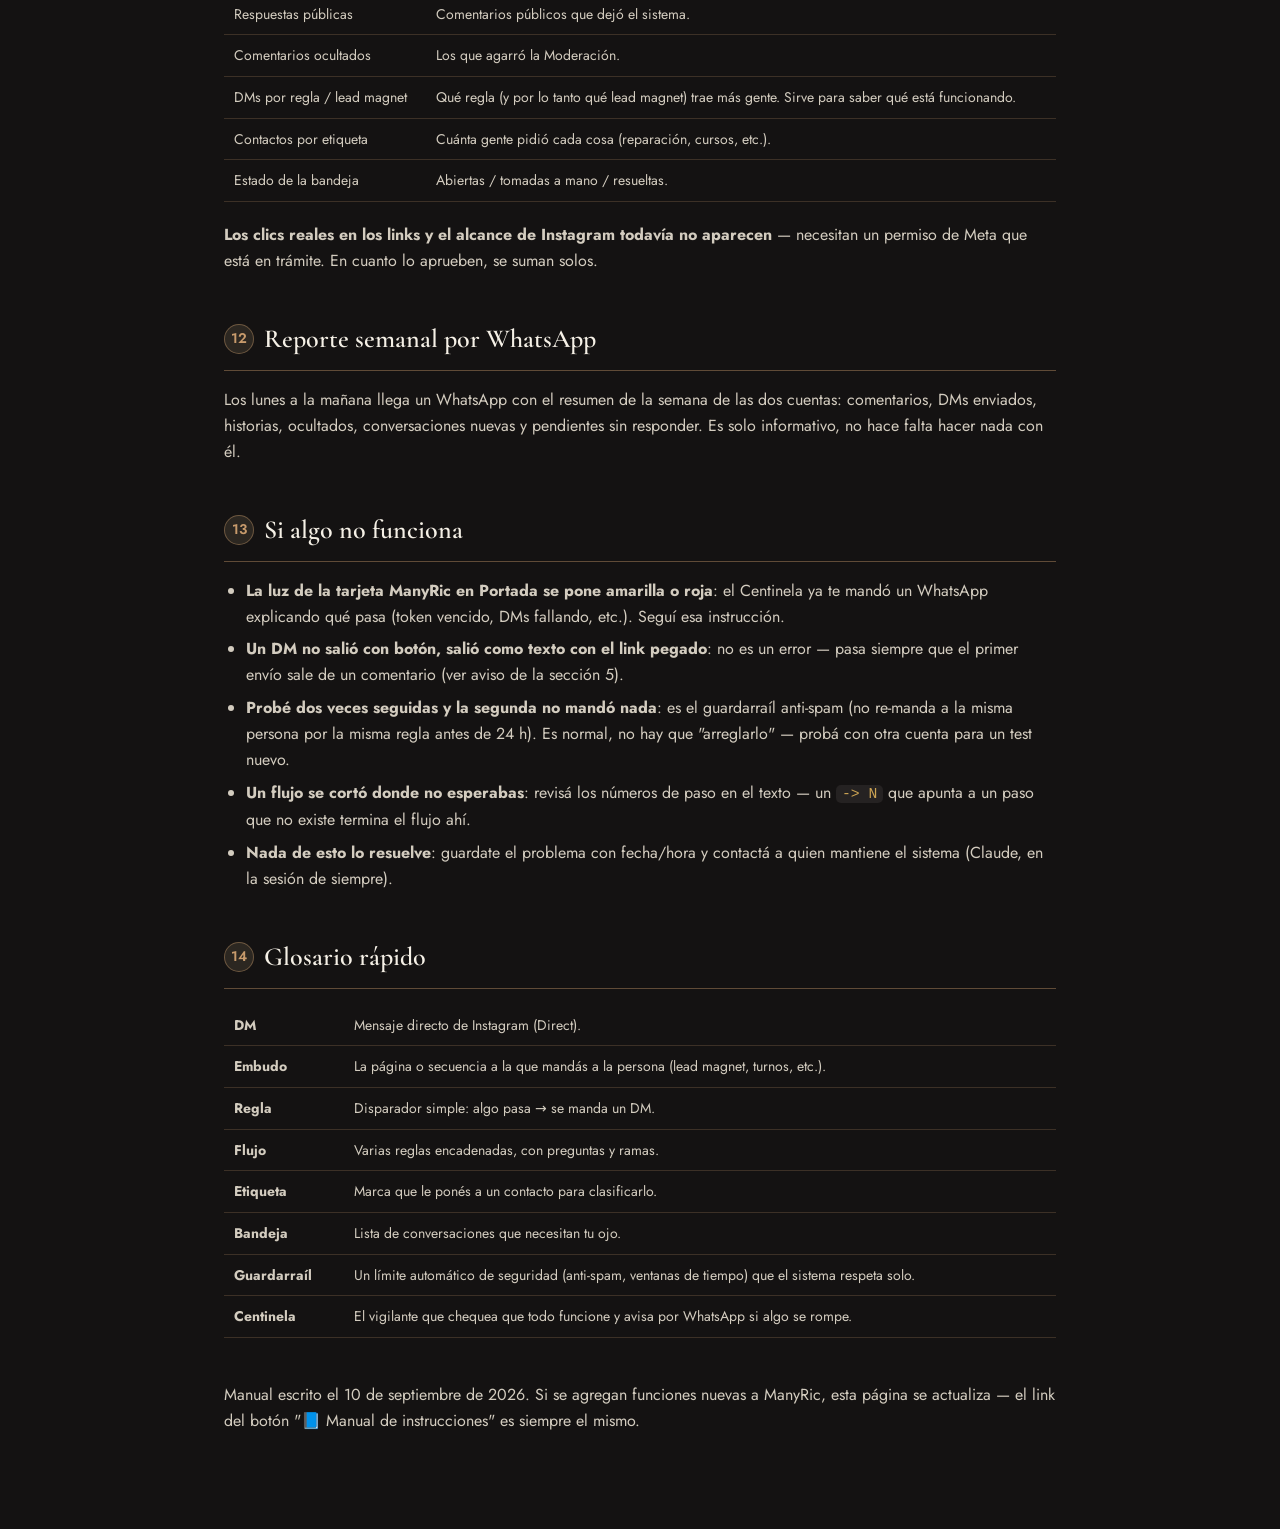
<file: manyricmanual.html>
<!DOCTYPE html>
<html lang="es">
<head>
<meta charset="utf-8">
<meta name="viewport" content="width=device-width, initial-scale=1">
<meta name="robots" content="noindex, nofollow">
<title>Manual · ManyRic</title>
<link href="https://fonts.googleapis.com/css2?family=Cormorant+Garamond:wght@500;600&family=Jost:wght@300;400;500;600&display=swap" rel="stylesheet">
<link rel="stylesheet" href="panel.css">
<style>
  .man-wrap{max-width:900px;margin:0 auto;padding:clamp(24px,4vw,40px) clamp(18px,5vw,34px) 90px}
  .man-top{display:flex;align-items:center;justify-content:space-between;gap:14px;flex-wrap:wrap;margin-bottom:8px}
  .man-back{font-size:var(--fs-micro);letter-spacing:.1em;text-transform:uppercase;color:var(--cobre)}
  h1.man-h1{font-family:var(--serif);font-weight:600;font-size:var(--fs-h1);margin:6px 0 4px}
  .man-sub{color:var(--texto-mute);font-size:var(--fs-small);margin:0 0 30px}
  .man-toc{background:var(--panel);border:1px solid var(--linea);border-radius:14px;padding:16px 20px;margin-bottom:36px}
  .man-toc__tit{font-size:var(--fs-micro);letter-spacing:.12em;text-transform:uppercase;color:var(--cobre);margin-bottom:10px}
  .man-toc ol{margin:0;padding-left:20px;columns:2;column-gap:24px}
  .man-toc li{margin-bottom:6px;font-size:var(--fs-small);break-inside:avoid}
  .man-toc a{color:var(--texto-2)}
  .man-toc a:hover{color:var(--cobre)}
  @media(max-width:640px){.man-toc ol{columns:1}}

  section.man-sec{margin-bottom:44px;scroll-margin-top:20px}
  section.man-sec h2{font-family:var(--serif);font-weight:600;font-size:var(--fs-h2);
    border-bottom:1px solid var(--linea-fuerte);padding-bottom:10px;margin:0 0 16px;
    display:flex;align-items:center;gap:10px}
  section.man-sec h2 .n{display:inline-flex;align-items:center;justify-content:center;width:30px;height:30px;
    border-radius:50%;background:var(--panel-2);border:1px solid var(--linea-fuerte);color:var(--cobre);
    font-family:var(--sans);font-size:14px;font-weight:600;flex:0 0 auto}
  h3.man-h3{font-family:var(--serif);font-weight:600;font-size:var(--fs-h3);margin:22px 0 8px;color:var(--texto)}
  p{color:var(--texto-2)}
  ul,ol.man-list{padding-left:22px;color:var(--texto-2)}
  li{margin-bottom:7px}
  code{background:rgba(245,240,230,.07);color:var(--dorado);padding:1px 6px;border-radius:5px;font-size:.92em}
  .man-box{background:var(--panel);border:1px solid var(--linea);border-radius:12px;padding:16px 18px;margin:14px 0}
  .man-box.aviso{border-color:rgba(217,164,65,.4);background:rgba(217,164,65,.07)}
  .man-box.ok{border-color:rgba(63,174,107,.4);background:rgba(63,174,107,.07)}
  .man-box b{color:var(--texto)}
  .man-dsl{background:#0e0d0c;border:1px solid var(--linea);border-radius:10px;padding:14px 16px;
    font-family:monospace;font-size:12.8px;line-height:1.7;color:var(--texto-2);overflow-x:auto;white-space:pre}
  .man-dsl b{color:var(--dorado)}
  table.man-tbl{width:100%;border-collapse:collapse;margin:12px 0 20px;font-size:var(--fs-small)}
  table.man-tbl th{text-align:left;color:var(--cobre);font-size:var(--fs-micro);letter-spacing:.08em;
    text-transform:uppercase;padding:8px 10px;border-bottom:1px solid var(--linea-fuerte)}
  table.man-tbl td{padding:9px 10px;border-bottom:1px solid var(--linea);color:var(--texto-2);vertical-align:top}
  .badge{display:inline-block;font-size:11px;font-weight:700;letter-spacing:.06em;text-transform:uppercase;
    padding:2px 8px;border-radius:6px;background:rgba(200,155,108,.15);color:var(--cobre)}
  .top-link{position:fixed;right:22px;bottom:22px;background:var(--cobre);color:var(--negro);
    width:42px;height:42px;border-radius:50%;display:flex;align-items:center;justify-content:center;
    font-size:18px;box-shadow:var(--sombra-card);z-index:50}
</style>
</head>
<body>
<div class="man-wrap">

  <div class="man-top">
    <a class="man-back" href="familia.html?f=convos">← Volver a ManyRic</a>
    <span class="badge">Manual · v1</span>
  </div>
  <h1 class="man-h1">Manual de ManyRic</h1>
  <p class="man-sub">Guía completa, pensada para alguien que nunca usó esto — desde entrar por primera vez hasta armar un flujo con ramas. Guardá esta página; el botón "📘 Manual de instrucciones" en ManyRic siempre te trae de vuelta acá.</p>

  <div class="man-toc">
    <div class="man-toc__tit">Índice</div>
    <ol>
      <li><a href="#s1">Qué es ManyRic</a></li>
      <li><a href="#s2">Cómo entrar</a></li>
      <li><a href="#s3">Las dos cuentas</a></li>
      <li><a href="#s4">Los interruptores</a></li>
      <li><a href="#s5">Crear una regla — campo por campo</a></li>
      <li><a href="#s6">Crear un flujo multipaso</a></li>
      <li><a href="#s7">FAQ automática (Gemini)</a></li>
      <li><a href="#s8">Moderación de comentarios</a></li>
      <li><a href="#s9">Ice Breakers y menú</a></li>
      <li><a href="#s10">La Bandeja</a></li>
      <li><a href="#s11">Analítica</a></li>
      <li><a href="#s12">Reporte semanal por WhatsApp</a></li>
      <li><a href="#s13">Si algo no funciona</a></li>
      <li><a href="#s14">Glosario rápido</a></li>
    </ol>
  </div>

  <section class="man-sec" id="s1">
    <h2><span class="n">1</span>Qué es ManyRic</h2>
    <p>ManyRic es el sistema propio de Musselli para automatizar la interacción de Instagram — el reemplazo casero de ManyChat, sin costo mensual. Trabaja con las cuentas <b>@ricardomusselli_luthier</b> y <b>@ricardomusselli_guitartech</b>.</p>
    <p>En una frase: <b>alguien comenta, responde una historia o manda un DM con algo que vos definiste → el sistema le contesta solo con un mensaje privado y el link que corresponda</b>. Todo lo que no puede resolver solo, queda anotado para que lo veas vos.</p>
    <div class="man-box">
      <b>Lo que hace, resumido:</b>
      <ul>
        <li>Responde comentarios y DMs con palabra clave → manda un link por mensaje privado.</li>
        <li>Arma conversaciones de varios pasos con preguntas y ramas (Flujos).</li>
        <li>Contesta preguntas sueltas usando IA (FAQ), con la info que vos cargás.</li>
        <li>Oculta comentarios de spam solo (Moderación).</li>
        <li>Etiqueta a cada contacto según qué pidió.</li>
        <li>Manda un segundo mensaje si alguien no respondió (Seguimiento).</li>
        <li>Muestra un menú y preguntas rápidas en el chat de Instagram (Ice Breakers).</li>
        <li>Avisa a tu planilla/CRM y suma gente a MailerLite cuando corresponde.</li>
        <li>Guarda todo lo que no puede resolver solo en una Bandeja para que respondas a mano.</li>
      </ul>
    </div>
  </section>

  <section class="man-sec" id="s2">
    <h2><span class="n">2</span>Cómo entrar</h2>
    <ol class="man-list">
      <li>Entrá al panel → <b>Portada</b>.</li>
      <li>Buscá la tarjeta <b>ManyRic</b> (ícono de Instagram). La lucecita de arriba te dice si todo está sano — verde OK, amarillo aviso, rojo problema (te llega WhatsApp del Centinela si pasa).</li>
      <li>Tocá la tarjeta: ahí está todo — reglas, flujos, bandeja, analítica y este manual.</li>
    </ol>
    <p>Todo lo operativo vive en esta única página. No hace falta ir a "Contenido" para nada de ManyRic — ese menú es para las otras herramientas (Blog, Carruseles, Reels, etc.).</p>
  </section>

  <section class="man-sec" id="s3">
    <h2><span class="n">3</span>Las dos cuentas</h2>
    <p>Arriba de todo hay dos pestañas: <b>Luthería</b> y <b>Guitar Tech</b>. Cada una tiene su propia configuración completa e independiente — reglas, flujos, switches, listas, todo por separado. Prender algo en Luthería no toca Guitar Tech.</p>
    <p>El puntito de color al lado del nombre de cada cuenta te dice si el Auto-DM de esa cuenta está encendido (verde) o apagado (gris), sin necesidad de entrar.</p>
  </section>

  <section class="man-sec" id="s4">
    <h2><span class="n">4</span>Los interruptores</h2>
    <p>Aparecen en la sub-pestaña <b>Reglas</b> de cada cuenta. Todos tienen un "?" al lado — tocalo para el recordatorio corto en cualquier momento. Acá la explicación completa:</p>
    <table class="man-tbl">
      <tr><th>Interruptor</th><th>Qué hace</th></tr>
      <tr><td><b>Auto-DM</b></td><td>El interruptor maestro. <b>OFF</b>: nada se manda solo — cada comentario/DM queda en la Bandeja para que respondas vos. <b>ON</b>: reglas, flujos y FAQ funcionan automáticamente.</td></tr>
      <tr><td><b>Respuesta pública</b></td><td>Además del DM, deja un comentario público debajo del de la persona (el texto lo definís por regla, en "Respuesta pública"). Si esa regla no tiene texto cargado ahí, no comenta nada aunque este switch esté ON.</td></tr>
      <tr><td><b>FAQ automática (Gemini)</b></td><td><b>ON</b>: los DMs con preguntas sueltas (sin regla que matchee) se responden solos usando la información que cargaste. <b>OFF</b>: Gemini prepara la respuesta pero la deja como borrador en la Bandeja — vos la revisás y mandás con un clic.</td></tr>
      <tr><td><b>Moderación de comentarios</b></td><td>Activa el filtro de la lista negra (ver sección 8). Sin esto ON, la lista negra no hace nada.</td></tr>
      <tr><td><b>Ocultar links de terceros</b></td><td>Oculta cualquier comentario que traiga una URL que no sea de ricardomusselli.com (spam, estafas, competencia).</td></tr>
    </table>
    <div class="man-box aviso"><b>Importante:</b> con Auto-DM apagado, tampoco se generan borradores de FAQ ni corren los flujos — todo va directo a la Bandeja.</div>
  </section>

  <section class="man-sec" id="s5">
    <h2><span class="n">5</span>Crear una regla — campo por campo</h2>
    <p>Una regla es la unidad básica: "cuando pase esto → mandá este DM". Sub-pestaña <b>Reglas → "+ Nueva regla"</b>.</p>
    <table class="man-tbl">
      <tr><th>Campo</th><th>Para qué sirve</th></tr>
      <tr><td><b>Nombre de la regla</b></td><td>Solo para vos, para reconocerla en la lista. No la ve nadie más.</td></tr>
      <tr><td><b>Link del post o reel</b></td><td>Opcional. Si pegás el link de una publicación puntual, la regla <b>solo</b> aplica ahí. Vacío = aplica a cualquier post de esa cuenta.</td></tr>
      <tr><td><b>Texto del botón</b></td><td>La palabra en el botón del DM: "Ingresar aquí", "Ver la guía", "Reservar" (máx. 20 caracteres).</td></tr>
      <tr><td><b>¿Cuándo responde?</b></td><td><b>Por palabra clave</b>: solo si el mensaje contiene alguna de tus palabras. <b>Cualquier comentario</b>: dispara siempre — usalo con cuidado, sobre todo sin restringir a un post puntual.</td></tr>
      <tr><td><b>Palabras clave</b></td><td>Cargá variantes (con Enter después de cada una): "setup", "seteo", "quiero". Tolera acentos, mayúsculas y 1-2 letras de error de tipeo solo.</td></tr>
      <tr><td><b>Link del embudo</b></td><td>La URL a la que mandás a la persona: tu lead magnet, la página de turnos, lo que sea. No tiene que ser de tu dominio.</td></tr>
      <tr><td><b>Textos del DM</b></td><td>El o los mensajes que recibe la persona (uno por línea). Si cargás varios, el sistema elige uno al azar cada vez.</td></tr>
      <tr><td><b>Respuesta pública</b></td><td>Opcional. El comentario público que deja bajo el de la persona, si el switch general está en ON.</td></tr>
      <tr><td><b>Etiqueta</b></td><td>Opcional. Se le pega automáticamente al contacto cuando esta regla dispara (ver sección 10).</td></tr>
      <tr><td><b>Seguimiento (horas)</b></td><td>Opcional, de 1 a 23. Si la persona no responde en ese tiempo, le llega el "Texto del seguimiento" — un único reintento (Instagram no permite más allá de 24 h sin que la persona escriba de nuevo).</td></tr>
      <tr><td><b>Grupo de MailerLite</b></td><td>Opcional. El ID numérico de un grupo. Se agrega como parámetro al link (<code>?mlg=...</code>); cuando la persona completa el formulario del embudo, se suma a ese grupo con su email real.</td></tr>
      <tr><td><b>Webhook / HTTP request</b></td><td>Opcional. Una URL tuya (CRM, planilla, Make, Zapier). Cuando la regla dispara, le llega un aviso con los datos del contacto.</td></tr>
    </table>
    <p>Con el botón <b>Pausar / Activar</b> de cada regla la apagás sin borrarla — podés reactivarla meses después y sigue funcionando igual, solo procesa comentarios nuevos desde ese momento.</p>
    <div class="man-box aviso"><b>Instagram, no nosotros:</b> el botón con el link solo funciona en DMs que salen de una historia, un ice-breaker o una conversación ya abierta. Cuando el DM sale disparado directo de un <b>comentario</b> (la primera respuesta), Instagram obliga a que sea texto plano — el link va pegado como texto, sin botón. Es una limitación de Instagram, no un error nuestro.</div>
  </section>

  <section class="man-sec" id="s6">
    <h2><span class="n">6</span>Crear un flujo multipaso</h2>
    <p>Un flujo es como varias reglas encadenadas: hace una pregunta, espera la respuesta, y según lo que diga la persona sigue por un camino u otro. Sub-pestaña <b>Flujos → "+ Nuevo flujo"</b>.</p>
    <p>El disparador (nombre, post, palabra clave) funciona <b>igual que en una regla</b> (sección 5). Lo distinto es la caja de <b>"Pasos del flujo"</b>, que se escribe en un formato de texto simple:</p>
    <div class="man-dsl">[1] ¿Es guitarra eléctrica o criolla?
si dice: electrica, electrico -> 2
si dice: criolla, acustica -> 3

[2] Perfecto, te dejo el link para reservar 👉
boton: Reservar
link: https://ricardomusselli.com/turnos-electrica
etiqueta: turno-electrica

[3] Dale, acá el link de criollas 👉
link: https://ricardomusselli.com/turnos-criolla
etiqueta: turno-criolla</div>
    <h3 class="man-h3">Cómo se lee</h3>
    <ul>
      <li><code>[1]</code>, <code>[2]</code>… — cada paso empieza con su número entre corchetes, seguido del mensaje que se manda en ese paso.</li>
      <li><code>boton:</code>, <code>link:</code>, <code>etiqueta:</code>, <code>grupo ml:</code>, <code>webhook:</code> — opcionales, funcionan exactamente igual que en una regla (sección 5), pero se configuran <b>por paso</b>.</li>
      <li><code>si dice: palabra1, palabra2 -> N</code> — si la respuesta de la persona contiene alguna de esas palabras, el flujo salta al paso N.</li>
      <li><code>si no matchea -> N</code> — a dónde va si no reconoce ninguna palabra de las ramas de arriba. Si la omitís (o ponés <code>-> fin</code>), el flujo termina ahí.</li>
      <li>Un paso <b>sin ninguna rama</b> es un paso final: se manda su mensaje y el flujo se cierra solo.</li>
    </ul>
    <div class="man-box aviso"><b>Ojo al editar:</b> no hay un dibujo con flechas — si escribís mal un número de paso, el flujo puede terminar en un lugar inesperado. Después de guardar, probalo vos mismo escribiéndole al bot antes de darlo por bueno.</div>
    <p>El sistema recuerda en qué paso está cada persona. Si te escriben de nuevo (por cualquier canal: comentario, historia o DM), sigue el flujo desde ahí. Los flujos tienen <b>prioridad</b> sobre las reglas sueltas: si algo puede disparar un flujo y una regla al mismo tiempo, gana el flujo.</p>
  </section>

  <section class="man-sec" id="s7">
    <h2><span class="n">7</span>FAQ automática (Gemini)</h2>
    <p>Para las preguntas sueltas que llegan por <b>DM</b> y no matchean ninguna regla ni flujo (ej. "¿cuánto sale un setup?", "¿atendés los sábados?").</p>
    <ol class="man-list">
      <li>En el cuadro <b>"Información para responder"</b>, escribí todo lo que Gemini puede usar: precios, turnos, envíos, qué hacés y qué no, horarios, ubicación. No hace falta redactar bonito, son notas para que la IA las lea.</li>
      <li>Guardá.</li>
      <li>Prendé el switch si querés que responda sola; si lo dejás apagado, vas a ver la sugerencia en la Bandeja para mandarla vos con un clic.</li>
    </ol>
    <p><b>Gemini responde SOLO con esa información.</b> Si la pregunta pide un presupuesto exacto, un turno concreto o algo que no está en el texto, no inventa nada — lo deja para vos.</p>
    <div class="man-box"><b>Guardarraíl:</b> no le vuelve a responder automáticamente a la misma persona antes de 6 horas, para no generar un ida-y-vuelta sin sentido si escribe varias veces seguidas.</div>
  </section>

  <section class="man-sec" id="s8">
    <h2><span class="n">8</span>Moderación de comentarios</h2>
    <p>Con el switch <b>Moderación</b> en ON, cada comentario nuevo se revisa contra tu <b>lista negra</b> (una palabra o frase por línea). Si aparece alguna, el comentario se <b>oculta</b> — nunca se borra, solo deja de ser visible para el resto (vos y la persona lo siguen viendo). Podés volver a mostrarlo con un botón desde la misma pantalla.</p>
    <p>El switch <b>Ocultar links de terceros</b> hace lo mismo automáticamente con cualquier comentario que traiga un link que no sea de ricardomusselli.com — sin que tengas que escribir cada dominio de spam en la lista.</p>
    <p>Las palabras las elegís vos. Instagram tiene su propio filtro de palabras ocultas en su configuración, pero es independiente de esto — acá solo cuenta tu lista.</p>
  </section>

  <section class="man-sec" id="s9">
    <h2><span class="n">9</span>Ice Breakers y menú</h2>
    <p><b>Ice Breakers</b>: hasta 4 preguntas que Instagram muestra apenas alguien abre el chat con la cuenta, antes de escribir nada. Formato: <code>Pregunta | PALABRA_CLAVE</code>.</p>
    <p><b>Menú persistente</b>: hasta 5 opciones fijas en el chat (ícono de menú). Formato: <code>Título | PALABRA_CLAVE</code> (dispara una regla) o <code>Título | https://…</code> (abre el link directo).</p>
    <div class="man-box aviso">La <code>PALABRA_CLAVE</code> tiene que coincidir con alguna regla en modo "palabra clave" de esa misma cuenta — si no existe, tocar la opción no hace nada visible (queda anotado en la Bandeja para vos).</div>
    <p><b>Guardar</b> solo lo deja cargado en el panel. <b>Publicar en Instagram</b> lo sube de verdad al perfil — recién ahí la gente empieza a verlo.</p>
  </section>

  <section class="man-sec" id="s10">
    <h2><span class="n">10</span>La Bandeja</h2>
    <p>Es la lista de conversaciones que necesitan (o necesitaron) intervención: todo lo que no matcheó ninguna regla/flujo, o lo que quedó ahí mientras Auto-DM está apagado.</p>
    <ul>
      <li><b>Etiquetas:</b> cada tarjeta muestra las etiquetas del contacto, con una ✕ para sacarlas y un campo "＋ etiqueta" para agregar una a mano.</li>
      <li><b>Filtro por etiqueta:</b> arriba de la lista, botones para ver solo los contactos de una etiqueta puntual.</li>
      <li><b>Sugerencia de la IA:</b> si Gemini preparó un borrador (FAQ automática en OFF), aparece remarcado con un botón "Enviar esta sugerencia".</li>
      <li><b>Responder a mano:</b> escribís y tocás Enviar — funciona mientras la ventana de 24 h de Instagram siga abierta (la persona te escribió hace menos de un día).</li>
      <li><b>Marcar resuelta / Reabrir:</b> para ordenar qué ya atendiste.</li>
    </ul>
  </section>

  <section class="man-sec" id="s11">
    <h2><span class="n">11</span>Analítica</h2>
    <table class="man-tbl">
      <tr><th>Qué ves</th><th>Qué significa</th></tr>
      <tr><td>Comentarios recibidos</td><td>Total de comentarios que llegaron a esa cuenta.</td></tr>
      <tr><td>DMs automáticos enviados</td><td>Cuántos mensajes privados mandó el sistema solo.</td></tr>
      <tr><td>Respuestas a historias</td><td>Interacciones en historias que se procesaron.</td></tr>
      <tr><td>Respuestas públicas</td><td>Comentarios públicos que dejó el sistema.</td></tr>
      <tr><td>Comentarios ocultados</td><td>Los que agarró la Moderación.</td></tr>
      <tr><td>DMs por regla / lead magnet</td><td>Qué regla (y por lo tanto qué lead magnet) trae más gente. Sirve para saber qué está funcionando.</td></tr>
      <tr><td>Contactos por etiqueta</td><td>Cuánta gente pidió cada cosa (reparación, cursos, etc.).</td></tr>
      <tr><td>Estado de la bandeja</td><td>Abiertas / tomadas a mano / resueltas.</td></tr>
    </table>
    <p><b>Los clics reales en los links y el alcance de Instagram todavía no aparecen</b> — necesitan un permiso de Meta que está en trámite. En cuanto lo aprueben, se suman solos.</p>
  </section>

  <section class="man-sec" id="s12">
    <h2><span class="n">12</span>Reporte semanal por WhatsApp</h2>
    <p>Los lunes a la mañana llega un WhatsApp con el resumen de la semana de las dos cuentas: comentarios, DMs enviados, historias, ocultados, conversaciones nuevas y pendientes sin responder. Es solo informativo, no hace falta hacer nada con él.</p>
  </section>

  <section class="man-sec" id="s13">
    <h2><span class="n">13</span>Si algo no funciona</h2>
    <ul>
      <li><b>La luz de la tarjeta ManyRic en Portada se pone amarilla o roja</b>: el Centinela ya te mandó un WhatsApp explicando qué pasa (token vencido, DMs fallando, etc.). Seguí esa instrucción.</li>
      <li><b>Un DM no salió con botón, salió como texto con el link pegado</b>: no es un error — pasa siempre que el primer envío sale de un comentario (ver aviso de la sección 5).</li>
      <li><b>Probé dos veces seguidas y la segunda no mandó nada</b>: es el guardarraíl anti-spam (no re-manda a la misma persona por la misma regla antes de 24 h). Es normal, no hay que "arreglarlo" — probá con otra cuenta para un test nuevo.</li>
      <li><b>Un flujo se cortó donde no esperabas</b>: revisá los números de paso en el texto — un <code>-> N</code> que apunta a un paso que no existe termina el flujo ahí.</li>
      <li><b>Nada de esto lo resuelve</b>: guardate el problema con fecha/hora y contactá a quien mantiene el sistema (Claude, en la sesión de siempre).</li>
    </ul>
  </section>

  <section class="man-sec" id="s14">
    <h2><span class="n">14</span>Glosario rápido</h2>
    <table class="man-tbl">
      <tr><td><b>DM</b></td><td>Mensaje directo de Instagram (Direct).</td></tr>
      <tr><td><b>Embudo</b></td><td>La página o secuencia a la que mandás a la persona (lead magnet, turnos, etc.).</td></tr>
      <tr><td><b>Regla</b></td><td>Disparador simple: algo pasa → se manda un DM.</td></tr>
      <tr><td><b>Flujo</b></td><td>Varias reglas encadenadas, con preguntas y ramas.</td></tr>
      <tr><td><b>Etiqueta</b></td><td>Marca que le ponés a un contacto para clasificarlo.</td></tr>
      <tr><td><b>Bandeja</b></td><td>Lista de conversaciones que necesitan tu ojo.</td></tr>
      <tr><td><b>Guardarraíl</b></td><td>Un límite automático de seguridad (anti-spam, ventanas de tiempo) que el sistema respeta solo.</td></tr>
      <tr><td><b>Centinela</b></td><td>El vigilante que chequea que todo funcione y avisa por WhatsApp si algo se rompe.</td></tr>
    </table>
  </section>

  <p class="mini-note">Manual escrito el 10 de septiembre de 2026. Si se agregan funciones nuevas a ManyRic, esta página se actualiza — el link del botón "📘 Manual de instrucciones" es siempre el mismo.</p>
</div>

<a class="top-link" href="#" title="Volver arriba" onclick="window.scrollTo({top:0,behavior:'smooth'});return false;">↑</a>
</body>
</html>
</file>
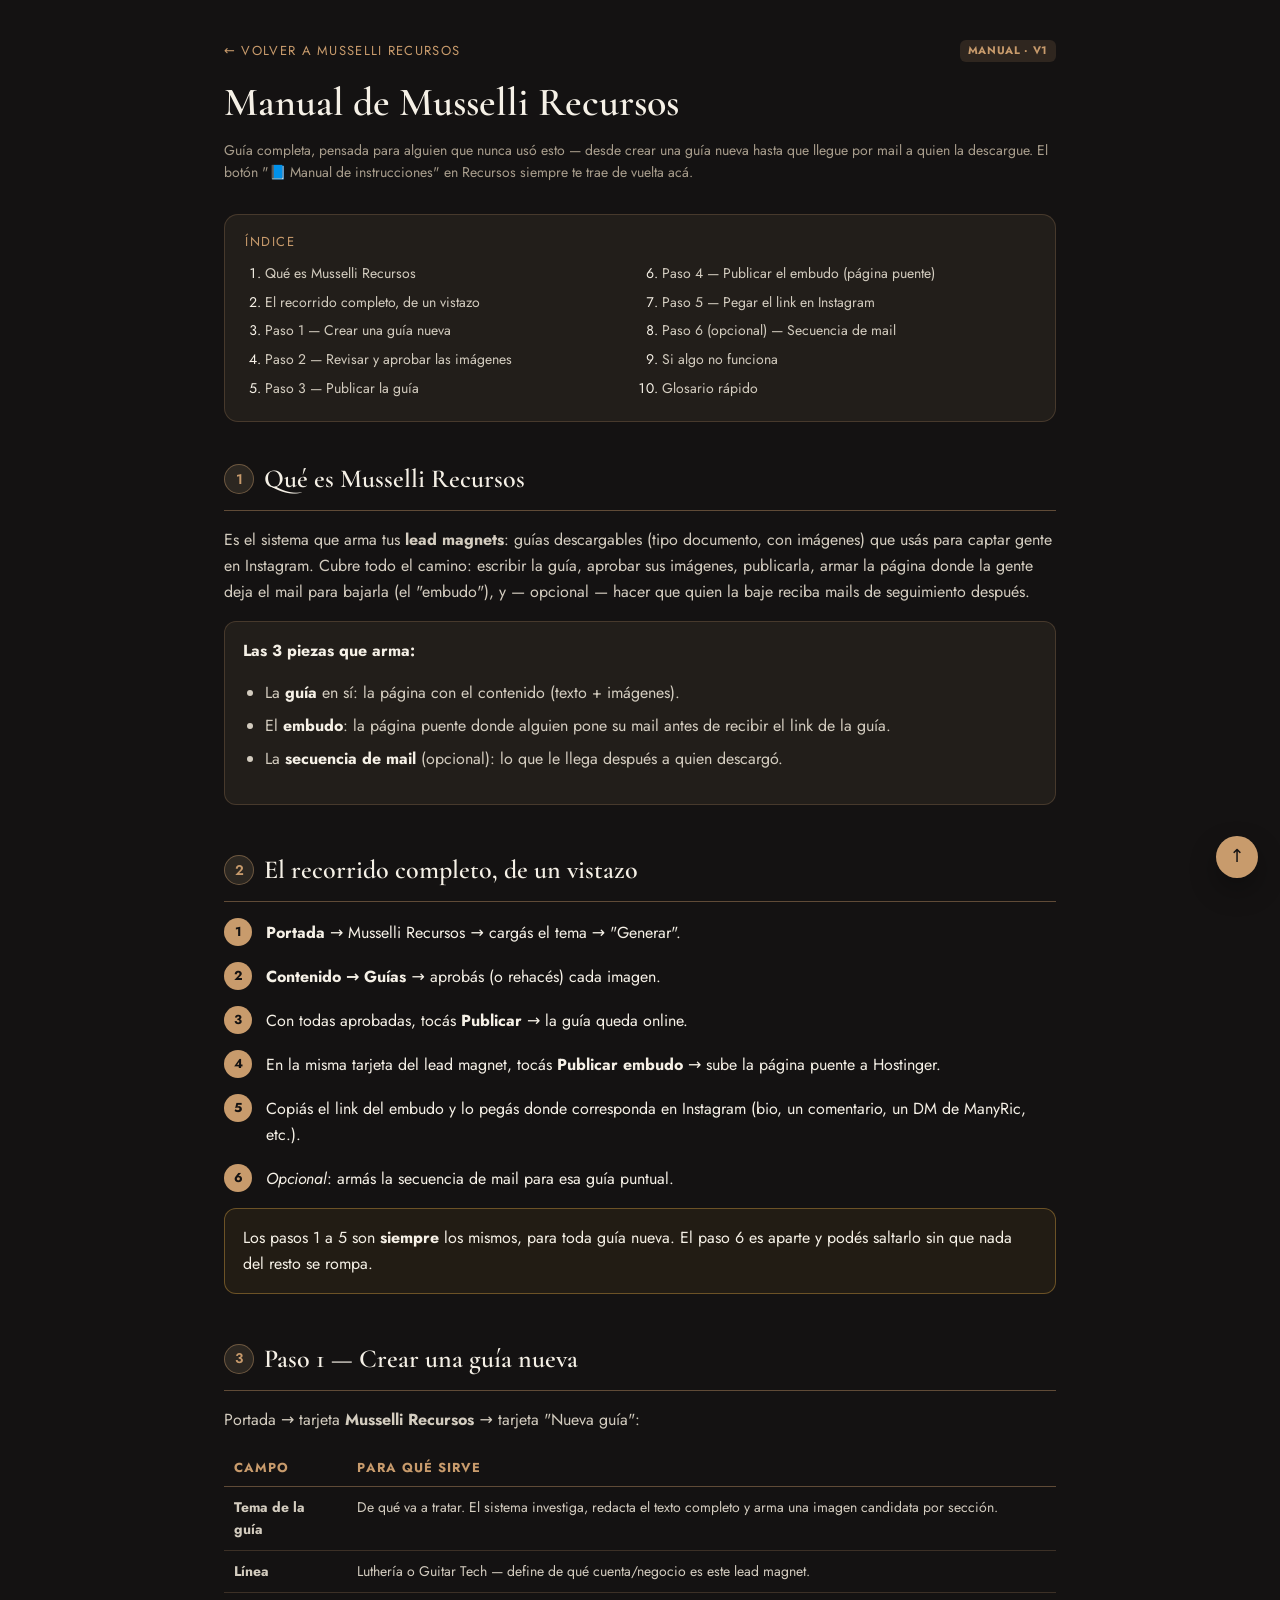
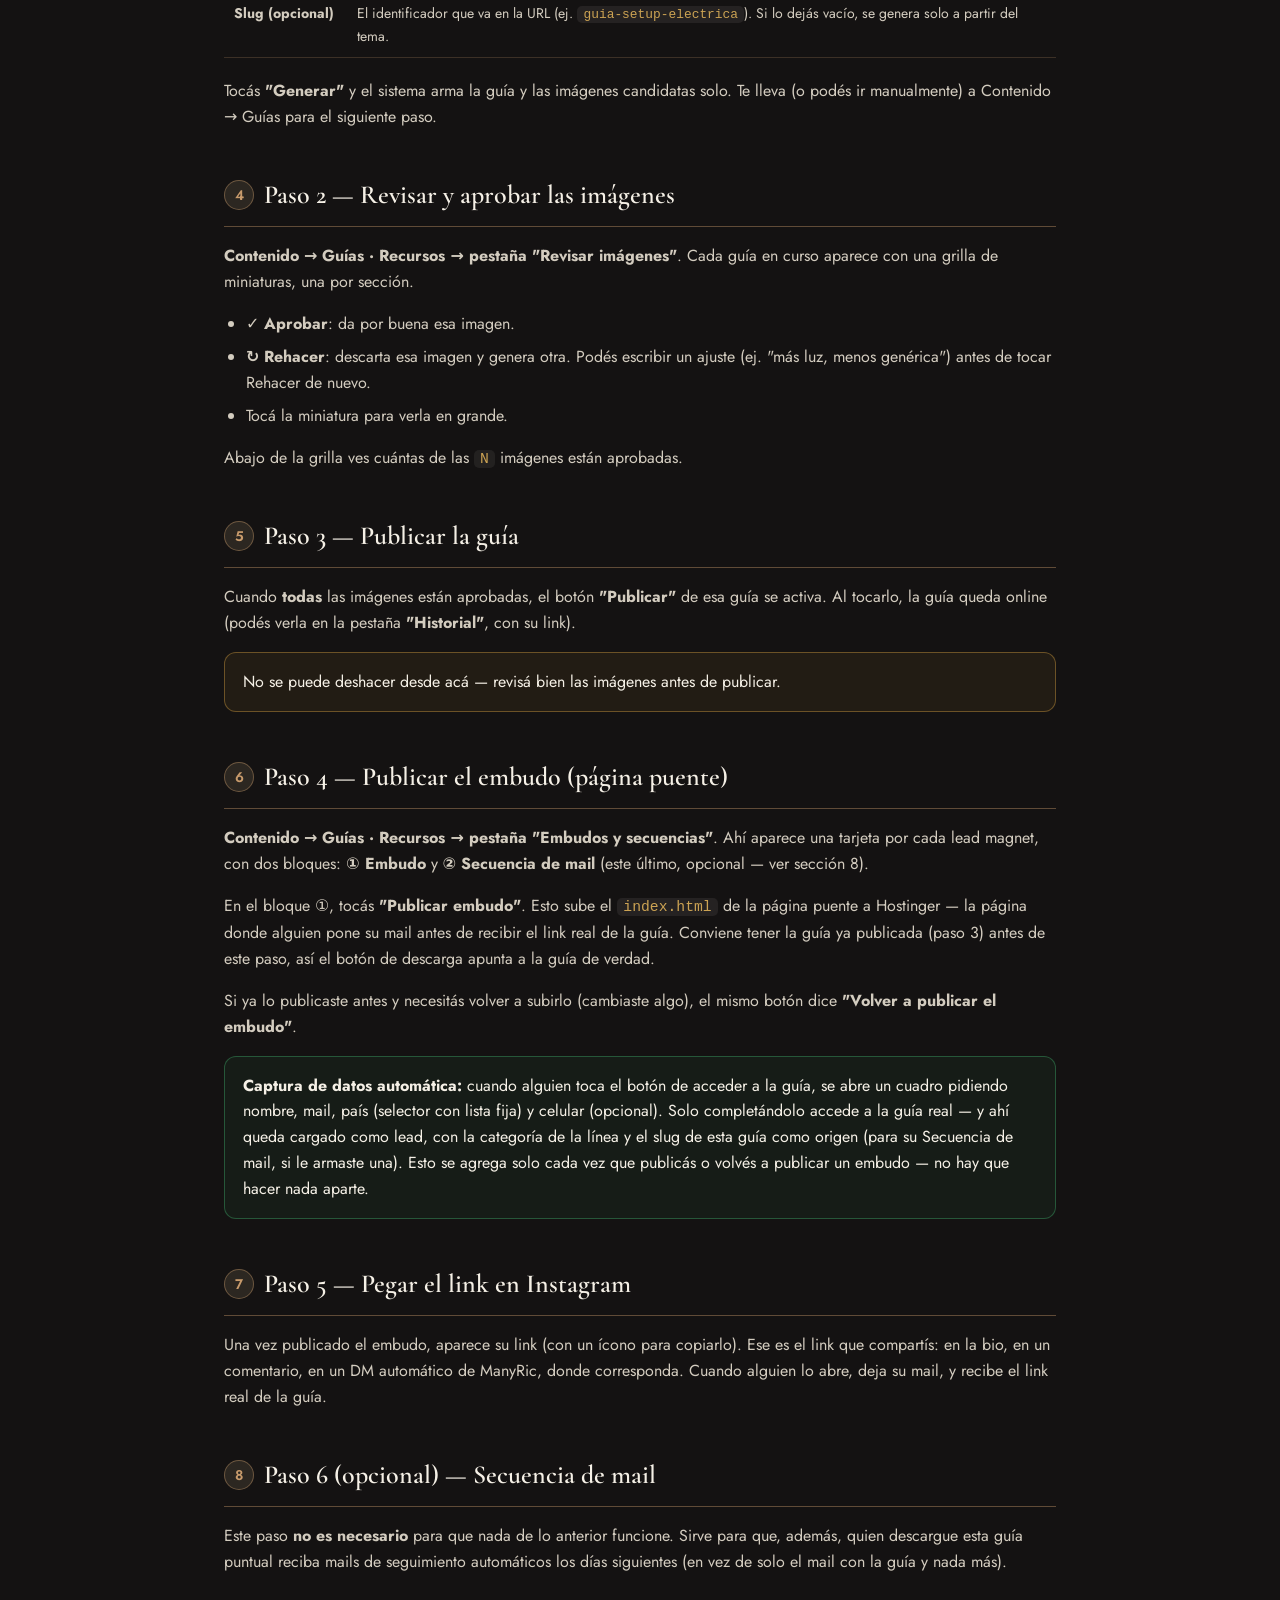
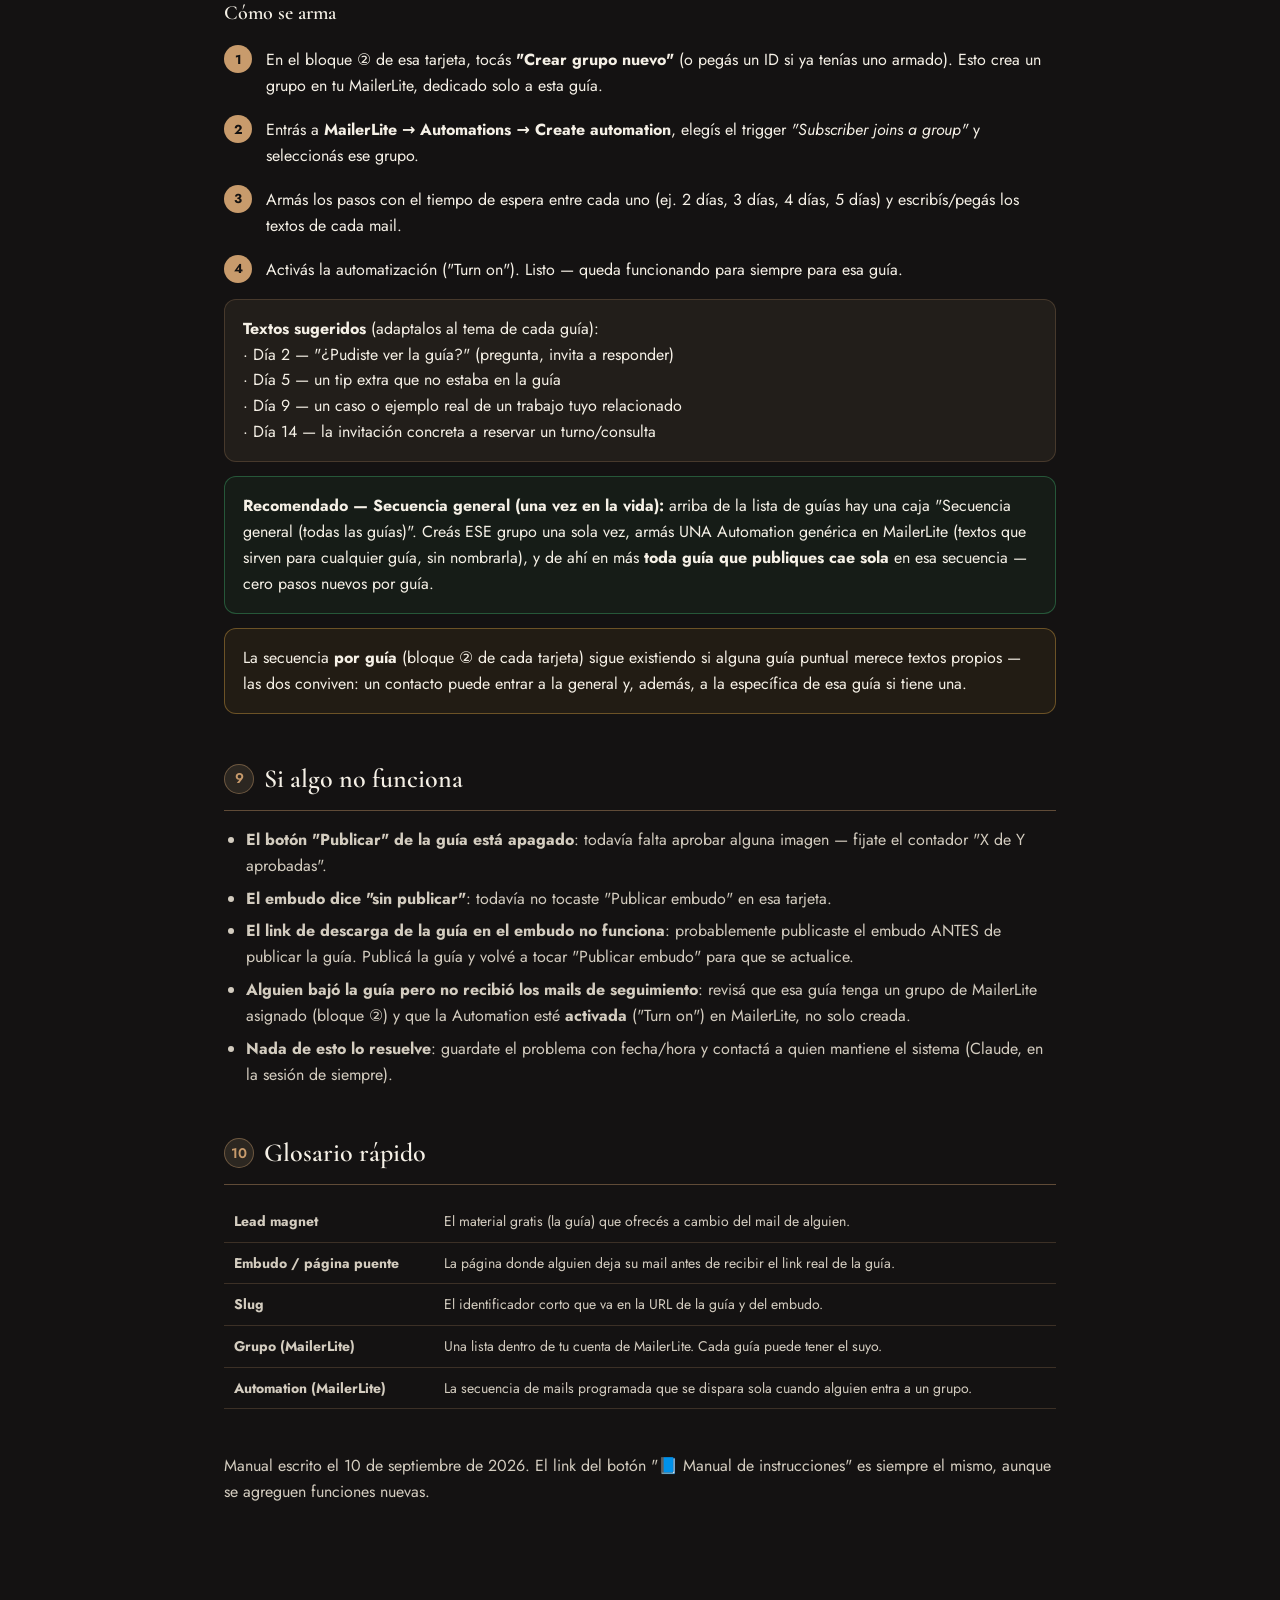
<file: recursos-manual.html>
<!DOCTYPE html>
<html lang="es">
<head>
<meta charset="utf-8">
<meta name="viewport" content="width=device-width, initial-scale=1">
<meta name="robots" content="noindex, nofollow">
<title>Manual · Musselli Recursos</title>
<link href="https://fonts.googleapis.com/css2?family=Cormorant+Garamond:wght@500;600&family=Jost:wght@300;400;500;600&display=swap" rel="stylesheet">
<link rel="stylesheet" href="panel.css">
<style>
  .man-wrap{max-width:900px;margin:0 auto;padding:clamp(24px,4vw,40px) clamp(18px,5vw,34px) 90px}
  .man-top{display:flex;align-items:center;justify-content:space-between;gap:14px;flex-wrap:wrap;margin-bottom:8px}
  .man-back{font-size:var(--fs-micro);letter-spacing:.1em;text-transform:uppercase;color:var(--cobre)}
  h1.man-h1{font-family:var(--serif);font-weight:600;font-size:var(--fs-h1);margin:6px 0 4px}
  .man-sub{color:var(--texto-mute);font-size:var(--fs-small);margin:0 0 30px}
  .man-toc{background:var(--panel);border:1px solid var(--linea);border-radius:14px;padding:16px 20px;margin-bottom:36px}
  .man-toc__tit{font-size:var(--fs-micro);letter-spacing:.12em;text-transform:uppercase;color:var(--cobre);margin-bottom:10px}
  .man-toc ol{margin:0;padding-left:20px;columns:2;column-gap:24px}
  .man-toc li{margin-bottom:6px;font-size:var(--fs-small);break-inside:avoid}
  .man-toc a{color:var(--texto-2)}
  .man-toc a:hover{color:var(--cobre)}
  @media(max-width:640px){.man-toc ol{columns:1}}

  section.man-sec{margin-bottom:44px;scroll-margin-top:20px}
  section.man-sec h2{font-family:var(--serif);font-weight:600;font-size:var(--fs-h2);
    border-bottom:1px solid var(--linea-fuerte);padding-bottom:10px;margin:0 0 16px;
    display:flex;align-items:center;gap:10px}
  section.man-sec h2 .n{display:inline-flex;align-items:center;justify-content:center;width:30px;height:30px;
    border-radius:50%;background:var(--panel-2);border:1px solid var(--linea-fuerte);color:var(--cobre);
    font-family:var(--sans);font-size:14px;font-weight:600;flex:0 0 auto}
  h3.man-h3{font-family:var(--serif);font-weight:600;font-size:var(--fs-h3);margin:22px 0 8px;color:var(--texto)}
  p{color:var(--texto-2)}
  ul,ol.man-list{padding-left:22px;color:var(--texto-2)}
  li{margin-bottom:7px}
  code{background:rgba(245,240,230,.07);color:var(--dorado);padding:1px 6px;border-radius:5px;font-size:.92em}
  .man-box{background:var(--panel);border:1px solid var(--linea);border-radius:12px;padding:16px 18px;margin:14px 0}
  .man-box.aviso{border-color:rgba(217,164,65,.4);background:rgba(217,164,65,.07)}
  .man-box.ok{border-color:rgba(63,174,107,.4);background:rgba(63,174,107,.07)}
  .man-box b{color:var(--texto)}
  table.man-tbl{width:100%;border-collapse:collapse;margin:12px 0 20px;font-size:var(--fs-small)}
  table.man-tbl th{text-align:left;color:var(--cobre);font-size:var(--fs-micro);letter-spacing:.08em;
    text-transform:uppercase;padding:8px 10px;border-bottom:1px solid var(--linea-fuerte)}
  table.man-tbl td{padding:9px 10px;border-bottom:1px solid var(--linea);color:var(--texto-2);vertical-align:top}
  .badge{display:inline-block;font-size:11px;font-weight:700;letter-spacing:.06em;text-transform:uppercase;
    padding:2px 8px;border-radius:6px;background:rgba(200,155,108,.15);color:var(--cobre)}
  .paso{display:flex;gap:14px;margin:16px 0;align-items:flex-start}
  .paso__n{flex:0 0 auto;width:28px;height:28px;border-radius:50%;background:var(--cobre);color:var(--negro);
    display:flex;align-items:center;justify-content:center;font-weight:700;font-size:13px}
  .paso__body{flex:1;padding-top:2px}
  .paso__body b{color:var(--texto)}
  .top-link{position:fixed;right:22px;bottom:22px;background:var(--cobre);color:var(--negro);
    width:42px;height:42px;border-radius:50%;display:flex;align-items:center;justify-content:center;
    font-size:18px;box-shadow:var(--sombra-card);z-index:50}
</style>
</head>
<body>
<div class="man-wrap">

  <div class="man-top">
    <a class="man-back" href="familia.html?f=recursos">← Volver a Musselli Recursos</a>
    <span class="badge">Manual · v1</span>
  </div>
  <h1 class="man-h1">Manual de Musselli Recursos</h1>
  <p class="man-sub">Guía completa, pensada para alguien que nunca usó esto — desde crear una guía nueva hasta que llegue por mail a quien la descargue. El botón "📘 Manual de instrucciones" en Recursos siempre te trae de vuelta acá.</p>

  <div class="man-toc">
    <div class="man-toc__tit">Índice</div>
    <ol>
      <li><a href="#s1">Qué es Musselli Recursos</a></li>
      <li><a href="#s2">El recorrido completo, de un vistazo</a></li>
      <li><a href="#s3">Paso 1 — Crear una guía nueva</a></li>
      <li><a href="#s4">Paso 2 — Revisar y aprobar las imágenes</a></li>
      <li><a href="#s5">Paso 3 — Publicar la guía</a></li>
      <li><a href="#s6">Paso 4 — Publicar el embudo (página puente)</a></li>
      <li><a href="#s7">Paso 5 — Pegar el link en Instagram</a></li>
      <li><a href="#s8">Paso 6 (opcional) — Secuencia de mail</a></li>
      <li><a href="#s9">Si algo no funciona</a></li>
      <li><a href="#s10">Glosario rápido</a></li>
    </ol>
  </div>

  <section class="man-sec" id="s1">
    <h2><span class="n">1</span>Qué es Musselli Recursos</h2>
    <p>Es el sistema que arma tus <b>lead magnets</b>: guías descargables (tipo documento, con imágenes) que usás para captar gente en Instagram. Cubre todo el camino: escribir la guía, aprobar sus imágenes, publicarla, armar la página donde la gente deja el mail para bajarla (el "embudo"), y — opcional — hacer que quien la baje reciba mails de seguimiento después.</p>
    <div class="man-box">
      <b>Las 3 piezas que arma:</b>
      <ul>
        <li>La <b>guía</b> en sí: la página con el contenido (texto + imágenes).</li>
        <li>El <b>embudo</b>: la página puente donde alguien pone su mail antes de recibir el link de la guía.</li>
        <li>La <b>secuencia de mail</b> (opcional): lo que le llega después a quien descargó.</li>
      </ul>
    </div>
  </section>

  <section class="man-sec" id="s2">
    <h2><span class="n">2</span>El recorrido completo, de un vistazo</h2>
    <div class="paso"><div class="paso__n">1</div><div class="paso__body"><b>Portada</b> → Musselli Recursos → cargás el tema → "Generar".</div></div>
    <div class="paso"><div class="paso__n">2</div><div class="paso__body"><b>Contenido → Guías</b> → aprobás (o rehacés) cada imagen.</div></div>
    <div class="paso"><div class="paso__n">3</div><div class="paso__body">Con todas aprobadas, tocás <b>Publicar</b> → la guía queda online.</div></div>
    <div class="paso"><div class="paso__n">4</div><div class="paso__body">En la misma tarjeta del lead magnet, tocás <b>Publicar embudo</b> → sube la página puente a Hostinger.</div></div>
    <div class="paso"><div class="paso__n">5</div><div class="paso__body">Copiás el link del embudo y lo pegás donde corresponda en Instagram (bio, un comentario, un DM de ManyRic, etc.).</div></div>
    <div class="paso"><div class="paso__n">6</div><div class="paso__body"><i>Opcional</i>: armás la secuencia de mail para esa guía puntual.</div></div>
    <div class="man-box aviso">Los pasos 1 a 5 son <b>siempre</b> los mismos, para toda guía nueva. El paso 6 es aparte y podés saltarlo sin que nada del resto se rompa.</div>
  </section>

  <section class="man-sec" id="s3">
    <h2><span class="n">3</span>Paso 1 — Crear una guía nueva</h2>
    <p>Portada → tarjeta <b>Musselli Recursos</b> → tarjeta "Nueva guía":</p>
    <table class="man-tbl">
      <tr><th>Campo</th><th>Para qué sirve</th></tr>
      <tr><td><b>Tema de la guía</b></td><td>De qué va a tratar. El sistema investiga, redacta el texto completo y arma una imagen candidata por sección.</td></tr>
      <tr><td><b>Línea</b></td><td>Luthería o Guitar Tech — define de qué cuenta/negocio es este lead magnet.</td></tr>
      <tr><td><b>Slug (opcional)</b></td><td>El identificador que va en la URL (ej. <code>guia-setup-electrica</code>). Si lo dejás vacío, se genera solo a partir del tema.</td></tr>
    </table>
    <p>Tocás <b>"Generar"</b> y el sistema arma la guía y las imágenes candidatas solo. Te lleva (o podés ir manualmente) a Contenido → Guías para el siguiente paso.</p>
  </section>

  <section class="man-sec" id="s4">
    <h2><span class="n">4</span>Paso 2 — Revisar y aprobar las imágenes</h2>
    <p><b>Contenido → Guías · Recursos → pestaña "Revisar imágenes"</b>. Cada guía en curso aparece con una grilla de miniaturas, una por sección.</p>
    <ul>
      <li><b>✓ Aprobar</b>: da por buena esa imagen.</li>
      <li><b>↻ Rehacer</b>: descarta esa imagen y genera otra. Podés escribir un ajuste (ej. "más luz, menos genérica") antes de tocar Rehacer de nuevo.</li>
      <li>Tocá la miniatura para verla en grande.</li>
    </ul>
    <p>Abajo de la grilla ves cuántas de las <code>N</code> imágenes están aprobadas.</p>
  </section>

  <section class="man-sec" id="s5">
    <h2><span class="n">5</span>Paso 3 — Publicar la guía</h2>
    <p>Cuando <b>todas</b> las imágenes están aprobadas, el botón <b>"Publicar"</b> de esa guía se activa. Al tocarlo, la guía queda online (podés verla en la pestaña <b>"Historial"</b>, con su link).</p>
    <div class="man-box aviso">No se puede deshacer desde acá — revisá bien las imágenes antes de publicar.</div>
  </section>

  <section class="man-sec" id="s6">
    <h2><span class="n">6</span>Paso 4 — Publicar el embudo (página puente)</h2>
    <p><b>Contenido → Guías · Recursos → pestaña "Embudos y secuencias"</b>. Ahí aparece una tarjeta por cada lead magnet, con dos bloques: <b>① Embudo</b> y <b>② Secuencia de mail</b> (este último, opcional — ver sección 8).</p>
    <p>En el bloque ①, tocás <b>"Publicar embudo"</b>. Esto sube el <code>index.html</code> de la página puente a Hostinger — la página donde alguien pone su mail antes de recibir el link real de la guía. Conviene tener la guía ya publicada (paso 3) antes de este paso, así el botón de descarga apunta a la guía de verdad.</p>
    <p>Si ya lo publicaste antes y necesitás volver a subirlo (cambiaste algo), el mismo botón dice <b>"Volver a publicar el embudo"</b>.</p>
    <div class="man-box ok"><b>Captura de datos automática:</b> cuando alguien toca el botón de acceder a la guía, se abre un cuadro pidiendo nombre, mail, país (selector con lista fija) y celular (opcional). Solo completándolo accede a la guía real — y ahí queda cargado como lead, con la categoría de la línea y el slug de esta guía como origen (para su Secuencia de mail, si le armaste una). Esto se agrega solo cada vez que publicás o volvés a publicar un embudo — no hay que hacer nada aparte.</div>
  </section>

  <section class="man-sec" id="s7">
    <h2><span class="n">7</span>Paso 5 — Pegar el link en Instagram</h2>
    <p>Una vez publicado el embudo, aparece su link (con un ícono para copiarlo). Ese es el link que compartís: en la bio, en un comentario, en un DM automático de ManyRic, donde corresponda. Cuando alguien lo abre, deja su mail, y recibe el link real de la guía.</p>
  </section>

  <section class="man-sec" id="s8">
    <h2><span class="n">8</span>Paso 6 (opcional) — Secuencia de mail</h2>
    <p>Este paso <b>no es necesario</b> para que nada de lo anterior funcione. Sirve para que, además, quien descargue esta guía puntual reciba mails de seguimiento automáticos los días siguientes (en vez de solo el mail con la guía y nada más).</p>
    <h3 class="man-h3">Cómo se arma</h3>
    <div class="paso"><div class="paso__n">1</div><div class="paso__body">En el bloque ② de esa tarjeta, tocás <b>"Crear grupo nuevo"</b> (o pegás un ID si ya tenías uno armado). Esto crea un grupo en tu MailerLite, dedicado solo a esta guía.</div></div>
    <div class="paso"><div class="paso__n">2</div><div class="paso__body">Entrás a <b>MailerLite → Automations → Create automation</b>, elegís el trigger <i>"Subscriber joins a group"</i> y seleccionás ese grupo.</div></div>
    <div class="paso"><div class="paso__n">3</div><div class="paso__body">Armás los pasos con el tiempo de espera entre cada uno (ej. 2 días, 3 días, 4 días, 5 días) y escribís/pegás los textos de cada mail.</div></div>
    <div class="paso"><div class="paso__n">4</div><div class="paso__body">Activás la automatización ("Turn on"). Listo — queda funcionando para siempre para esa guía.</div></div>
    <div class="man-box">
      <b>Textos sugeridos</b> (adaptalos al tema de cada guía):<br>
      · Día 2 — "¿Pudiste ver la guía?" (pregunta, invita a responder)<br>
      · Día 5 — un tip extra que no estaba en la guía<br>
      · Día 9 — un caso o ejemplo real de un trabajo tuyo relacionado<br>
      · Día 14 — la invitación concreta a reservar un turno/consulta
    </div>
    <div class="man-box ok"><b>Recomendado — Secuencia general (una vez en la vida):</b> arriba de la lista de guías hay una caja "Secuencia general (todas las guías)". Creás ESE grupo una sola vez, armás UNA Automation genérica en MailerLite (textos que sirven para cualquier guía, sin nombrarla), y de ahí en más <b>toda guía que publiques cae sola</b> en esa secuencia — cero pasos nuevos por guía.</div>
    <div class="man-box aviso">La secuencia <b>por guía</b> (bloque ② de cada tarjeta) sigue existiendo si alguna guía puntual merece textos propios — las dos conviven: un contacto puede entrar a la general y, además, a la específica de esa guía si tiene una.</div>
  </section>

  <section class="man-sec" id="s9">
    <h2><span class="n">9</span>Si algo no funciona</h2>
    <ul>
      <li><b>El botón "Publicar" de la guía está apagado</b>: todavía falta aprobar alguna imagen — fijate el contador "X de Y aprobadas".</li>
      <li><b>El embudo dice "sin publicar"</b>: todavía no tocaste "Publicar embudo" en esa tarjeta.</li>
      <li><b>El link de descarga de la guía en el embudo no funciona</b>: probablemente publicaste el embudo ANTES de publicar la guía. Publicá la guía y volvé a tocar "Publicar embudo" para que se actualice.</li>
      <li><b>Alguien bajó la guía pero no recibió los mails de seguimiento</b>: revisá que esa guía tenga un grupo de MailerLite asignado (bloque ②) y que la Automation esté <b>activada</b> ("Turn on") en MailerLite, no solo creada.</li>
      <li><b>Nada de esto lo resuelve</b>: guardate el problema con fecha/hora y contactá a quien mantiene el sistema (Claude, en la sesión de siempre).</li>
    </ul>
  </section>

  <section class="man-sec" id="s10">
    <h2><span class="n">10</span>Glosario rápido</h2>
    <table class="man-tbl">
      <tr><td><b>Lead magnet</b></td><td>El material gratis (la guía) que ofrecés a cambio del mail de alguien.</td></tr>
      <tr><td><b>Embudo / página puente</b></td><td>La página donde alguien deja su mail antes de recibir el link real de la guía.</td></tr>
      <tr><td><b>Slug</b></td><td>El identificador corto que va en la URL de la guía y del embudo.</td></tr>
      <tr><td><b>Grupo (MailerLite)</b></td><td>Una lista dentro de tu cuenta de MailerLite. Cada guía puede tener el suyo.</td></tr>
      <tr><td><b>Automation (MailerLite)</b></td><td>La secuencia de mails programada que se dispara sola cuando alguien entra a un grupo.</td></tr>
    </table>
  </section>

  <p class="mini-note">Manual escrito el 10 de septiembre de 2026. El link del botón "📘 Manual de instrucciones" es siempre el mismo, aunque se agreguen funciones nuevas.</p>
</div>

<a class="top-link" href="#" title="Volver arriba" onclick="window.scrollTo({top:0,behavior:'smooth'});return false;">↑</a>
</body>
</html>
</file>
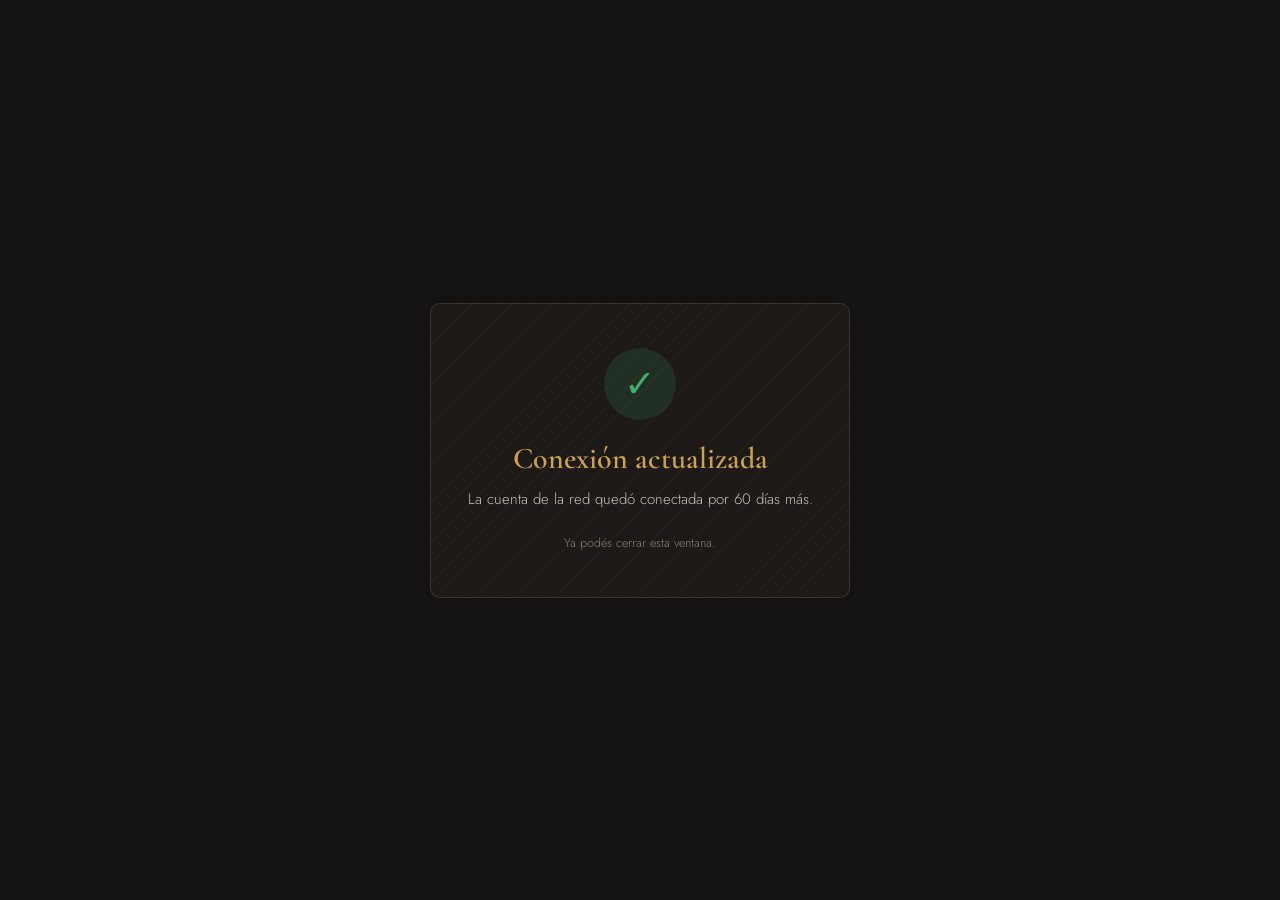
<file: renovado.html>
<!DOCTYPE html>
<html lang="es">
<head>
<meta charset="utf-8">
<meta name="viewport" content="width=device-width,initial-scale=1">
<title>Token de Instagram</title>
<link rel="preconnect" href="https://fonts.googleapis.com">
<link href="https://fonts.googleapis.com/css2?family=Cormorant+Garamond:wght@500;600&family=Jost:wght@300;400;500&display=swap" rel="stylesheet">
<style>
  :root{--negro:#141212;--panel:#1c1917;--hueso:#F5F0E6;--dorado:#CCA353;--cobre:#C89B6C;--ok:#3fae6b;--down:#c65b5b;--texto-2:#c9c2b6}
  *{box-sizing:border-box;margin:0;padding:0}
  body{min-height:100vh;background:var(--negro);color:var(--hueso);font-family:'Jost',system-ui,sans-serif;font-weight:300;
    display:flex;align-items:center;justify-content:center;padding:24px}
  .card{max-width:420px;width:100%;text-align:center;padding:44px 34px;background:var(--panel);
    border:1px solid rgba(200,155,108,.2);border-radius:10px;
    background-image:repeating-linear-gradient(135deg, rgba(204,163,83,.03) 0 2px, transparent 2px 14px)}
  .icono{width:72px;height:72px;border-radius:50%;display:flex;align-items:center;justify-content:center;margin:0 auto 20px;
    font-size:38px;line-height:1}
  .icono.ok{background:rgba(63,174,107,.14);color:var(--ok)}
  .icono.err{background:rgba(198,91,91,.14);color:var(--down)}
  h1{font-family:'Cormorant Garamond',Georgia,serif;font-weight:600;font-size:30px;margin-bottom:10px}
  h1.ok{color:var(--dorado)} h1.err{color:var(--down)}
  p{font-size:15px;line-height:1.6;color:var(--texto-2)}
  .fine{margin-top:22px;font-size:12.5px;color:#8a8275}
  .detalle{margin-top:14px;font-size:12px;color:#8a8275;word-break:break-word;max-height:120px;overflow:auto}
</style>
</head>
<body>
  <div class="card" id="card">
    <div class="icono ok" id="icono">✓</div>
    <h1 class="ok" id="titulo">Token actualizado</h1>
    <p id="msg">Listo.</p>
    <div class="detalle" id="detalle" hidden></div>
    <p class="fine">Ya podés cerrar esta ventana.</p>
  </div>
<script>
  var q = new URLSearchParams(location.search);
  var estado = q.get('estado');       // 'ok' | 'error'
  var linea  = q.get('linea') || '';  // 'Guitar Tech' | 'Luthería' | '... (TikTok)'
  var red    = q.get('red') || 'instagram';
  var detalle = q.get('detalle') || '';
  var esOk = estado !== 'error';
  var dur = red === 'tiktok' ? '' : ' por 60 días más';
  document.getElementById('icono').className = 'icono ' + (esOk ? 'ok' : 'err');
  document.getElementById('icono').textContent = esOk ? '✓' : '!';
  document.getElementById('titulo').className = esOk ? 'ok' : 'err';
  document.getElementById('titulo').textContent = esOk ? 'Conexión actualizada' : 'No se pudo conectar';
  document.getElementById('msg').textContent = esOk
    ? ('La cuenta de ' + (linea || 'la red') + ' quedó conectada' + dur + '.')
    : 'Hubo un problema al conectar la cuenta. Probá de nuevo desde el panel.';
  if (!esOk && detalle){
    var d = document.getElementById('detalle');
    d.hidden = false; d.textContent = detalle;
  }
</script>
</body>
</html>
</file>
<file: panel.css>
/* ============================================================
   Musselli · Panel de Operaciones — estilos compartidos
   Lo usan: index.html (Portada), familia.html, contenido.html,
   costos.html, base-datos.html, notificaciones.html
   ============================================================ */

:root{
  /* fondos: 4 capas con separación clara + un tono alto para tarjetas destacadas */
  --negro:#141212; --panel:#221E1A; --panel-2:#2C2721; --panel-3:#37302A; --panel-alto:#3B342C;
  --borgona:#5D0002; --borgona-vivo:#A8242A;
  --hueso:#F5F0E6; --cobre:#C89B6C; --dorado:#CCA353;
  --texto:#F5F0E6; --texto-2:#D3CCBF; --texto-mute:#A99E8D;
  --ok:#3fae6b; --down:#c65b5b; --idle:#7c7365; --aviso:#d9a441;
  --linea:rgba(200,155,108,.22); --linea-fuerte:rgba(200,155,108,.42);
  --serif:'Cormorant Garamond',Georgia,serif;
  --sans:'Jost',system-ui,-apple-system,sans-serif;
  /* ESCALA TIPOGRÁFICA ÚNICA — por jerarquía, NO por página.
     Ninguna página debe usar font-size en px sueltos: siempre una de estas. */
  --fs-micro:13px;               /* etiquetas chicas, kickers, tags, chips de estado */
  --fs-small:14px;               /* texto secundario, hints, notas, filas de datos */
  --fs-body:16px;                /* cuerpo estándar */
  --fs-value:20px;               /* valores destacados dentro de tarjetas */
  --fs-value-lg:30px;            /* valores principales grandes (gasto del mes, KPIs, costo de proveedor) */
  --fs-h3:20px;                  /* títulos de tarjeta / subsección */
  --fs-h2:26px;                  /* títulos de sección grande */
  --fs-h1:clamp(28px,4vw,40px);  /* título de página */
  --sombra-card:0 1px 0 rgba(255,255,255,.03) inset, 0 12px 28px rgba(0,0,0,.32);
  --sombra-hover:0 1px 0 rgba(255,255,255,.04) inset, 0 22px 46px rgba(0,0,0,.40), 0 0 0 1px rgba(204,163,83,.10);
  --glow-calido:radial-gradient(closest-side, rgba(204,163,83,.16), transparent 72%);
}

*{box-sizing:border-box}
html{scroll-behavior:smooth}
body{margin:0;background:var(--negro);color:var(--texto);font-family:var(--sans);
  font-weight:400;line-height:1.62;font-size:var(--fs-body);-webkit-font-smoothing:antialiased}
a{color:var(--cobre);text-decoration:none}
img{max-width:100%}
[hidden]{display:none!important}
.wrap{max-width:1080px;margin:0 auto;padding:clamp(20px,4vw,34px) clamp(18px,5vw,44px) clamp(48px,6vw,72px)}

/* ---------- botones ---------- */
button,.btn{font-family:inherit;font-size:var(--fs-micro);cursor:pointer;border:0;border-radius:22px;
  padding:11px 20px;letter-spacing:.09em;text-transform:uppercase;font-weight:600;
  transition:background .2s ease,border-color .2s ease,color .2s ease,transform .15s ease}
button:disabled,.btn:disabled{opacity:.5;cursor:default}
.btn-primary{background:var(--borgona);color:var(--hueso)}
.btn-primary:hover:not(:disabled){background:#7a0a0c}
.btn-ghost{background:transparent;color:var(--cobre);border:1px solid rgba(200,155,108,.5)}
.btn-ghost:hover:not(:disabled){border-color:var(--cobre);color:var(--hueso)}
.btn-solid{background:var(--dorado);color:var(--negro);font-weight:700;border:1px solid var(--dorado)}
.btn-solid:hover:not(:disabled){background:#e7c46b;border-color:#e7c46b}
.btn-mini{padding:9px 15px;font-size:var(--fs-micro)}
.btn-danger{background:transparent;color:#e79a9c;border:1px solid rgba(198,91,91,.55)}
.btn-danger:hover:not(:disabled){background:rgba(198,91,91,.14);border-color:var(--down)}

/* ---------- header con menú de secciones ---------- */
.site-bar{position:sticky;top:0;z-index:50;display:flex;align-items:center;gap:22px;
  padding:12px clamp(18px,5vw,44px);background:rgba(28,25,22,.94);
  backdrop-filter:blur(10px);-webkit-backdrop-filter:blur(10px);
  border-bottom:1px solid var(--linea);
  box-shadow:0 1px 0 rgba(204,163,83,.06)}
.site-bar__logo{display:flex;align-items:center;flex:0 0 auto}
.site-bar__logo img{height:28px;width:auto;display:block}
.site-bar__logo .fallback{font-family:var(--serif);font-weight:600;font-size:var(--fs-body);letter-spacing:.1em}
.site-nav{display:flex;align-items:center;gap:4px;flex:1;flex-wrap:wrap}
.site-nav a{display:inline-flex;align-items:center;gap:7px;padding:8px 14px;border-radius:20px;
  font-size:var(--fs-micro);letter-spacing:.1em;text-transform:uppercase;font-weight:600;color:var(--texto-2);
  border:1px solid transparent;transition:all .18s ease}
.site-nav a:hover{color:var(--hueso);border-color:rgba(200,155,108,.4)}
.site-nav a.on{color:var(--negro);background:var(--dorado);border-color:var(--dorado)}
.site-nav a .ico{font-size:var(--fs-micro);line-height:1}
.site-bar__tools{display:flex;align-items:center;gap:9px;flex:0 0 auto;font-size:var(--fs-micro);color:var(--texto-mute)}
.avatar{width:30px;height:30px;border-radius:50%;overflow:hidden;flex:0 0 auto;cursor:pointer;
  border:1.5px solid rgba(200,155,108,.55);display:flex;align-items:center;justify-content:center;
  background:var(--panel-2);color:var(--dorado);font-family:var(--serif);font-weight:600;font-size:var(--fs-micro)}
.avatar img{width:100%;height:100%;object-fit:cover;display:block}

/* ---------- encabezado de página (con calidez: glow + foto real tenue) ---------- */
.page-head{position:relative;isolation:isolate;padding:clamp(34px,6vw,62px) 0 clamp(24px,3.6vw,40px);
  margin:0 0 clamp(20px,3vw,30px)}
.page-head::before{content:"";position:absolute;left:-32px;top:0;width:min(440px,72%);height:200px;
  background:var(--glow-calido);filter:blur(16px);z-index:-1;pointer-events:none;opacity:.5}
/* HERO real: foto del taller a sangre, nítida y bien visible, con scrim oscuro
   de izquierda a derecha (para que se lea el título) y fundido al fondo abajo.
   Mismo criterio que el hero del sitio del blog. */
.page-head::after{content:"";position:absolute;left:calc(50% - 50vw);width:100vw;top:-120px;
  height:calc(100% + 120px);z-index:-2;pointer-events:none;
  background:
    linear-gradient(90deg,rgba(14,13,12,.95) 0%,rgba(14,13,12,.74) 38%,rgba(14,13,12,.32) 76%,rgba(14,13,12,.12) 100%),
    linear-gradient(0deg,var(--negro) 2%,rgba(14,13,12,.22) 32%,transparent 64%),
    #0e0d0c url('hero.jpg') center 32%/cover no-repeat;
  filter:saturate(1.06) contrast(1.05)}
.page-head .crumb{display:inline-flex;align-items:center;gap:8px;font-size:var(--fs-micro);letter-spacing:.18em;
  text-transform:uppercase;color:var(--cobre);margin-bottom:12px}
.page-head .crumb a{color:var(--cobre)}
.page-head h1{font-family:var(--serif);font-weight:600;font-size:var(--fs-h1);margin:0 0 8px;line-height:1.12}
.page-head p{color:var(--texto-2);font-size:var(--fs-body);margin:0;max-width:62ch}

/* ---------- ayuda: el signo "?" con explicación ---------- */
.ayuda{display:inline-flex;align-items:center;justify-content:center;width:18px;height:18px;
  border-radius:50%;border:1px solid var(--linea-fuerte);color:var(--texto-mute);
  font-size:var(--fs-micro);font-weight:700;cursor:help;position:relative;flex:0 0 auto;
  vertical-align:middle;margin-left:6px;font-family:var(--sans);text-transform:none;letter-spacing:0}
.ayuda:hover{border-color:var(--dorado);color:var(--dorado)}
.ayuda::after{content:attr(data-ayuda);position:absolute;bottom:calc(100% + 8px);left:50%;
  transform:translateX(-50%) translateY(4px);width:max-content;max-width:264px;
  background:#0f0d0c;color:var(--texto-2);border:1px solid var(--linea-fuerte);border-radius:6px;
  padding:10px 13px;font-size:var(--fs-small);font-weight:400;line-height:1.5;letter-spacing:0;text-transform:none;
  text-align:left;opacity:0;pointer-events:none;transition:opacity .16s ease,transform .16s ease;
  box-shadow:0 14px 34px rgba(0,0,0,.5);z-index:60}
.ayuda:hover::after{opacity:1;transform:translateX(-50%) translateY(0)}
.ayuda.abajo::after{bottom:auto;top:calc(100% + 8px)}

/* ---------- caja de lectura rápida (portada) ---------- */
.resumen{display:grid;grid-template-columns:repeat(auto-fit,minmax(190px,1fr));gap:14px;margin-bottom:34px}
.resumen__item{position:relative;overflow:hidden;background:var(--panel-2);border:1px solid var(--linea);
  border-radius:10px;padding:18px 20px;box-shadow:var(--sombra-card)}
.resumen__item::before{content:"";position:absolute;inset:0;pointer-events:none;
  background:repeating-linear-gradient(135deg, rgba(204,163,83,.025) 0 2px, transparent 2px 14px)}
.resumen__item > *{position:relative}
.resumen__label{display:flex;align-items:center;font-size:var(--fs-micro);letter-spacing:.16em;text-transform:uppercase;
  color:var(--cobre);margin-bottom:9px}
.resumen__value{display:block;font-family:var(--serif);font-weight:600;font-size:var(--fs-value-lg);color:var(--texto);line-height:1}
.resumen__sub{display:block;font-size:var(--fs-micro);color:var(--texto-mute);margin-top:5px}
.resumen__item.alerta{border-color:rgba(217,164,65,.5)}
.resumen__item.alerta .resumen__value{color:var(--aviso)}

.resumen__item--combo{display:flex;flex-direction:column}
.resumen__fila2{display:flex;align-items:center;justify-content:space-between;gap:10px}
.resumen__valorchico{font-family:var(--serif);font-weight:600;font-size:22px;color:var(--texto);flex:0 0 auto}
.resumen__fila2.alerta .resumen__valorchico{color:var(--aviso)}
.resumen__divisor{height:1px;background:var(--linea-fuerte);margin:10px 0}
.resumen__item--ancho{grid-column:span 2}
@media(max-width:640px){.resumen__item--ancho{grid-column:span 1}}

.seg-tabla{width:100%;border-collapse:collapse;margin-top:6px}
.seg-tabla th,.seg-tabla td{padding:5px 8px;text-align:center;font-size:12.5px}
.seg-tabla th:first-child,.seg-tabla td:first-child{text-align:left;padding-left:0}
.seg-tabla__red{color:var(--texto-mute);font-size:var(--fs-micro);letter-spacing:.06em;text-transform:uppercase}
.seg-tabla td:not(.seg-tabla__red){font-family:var(--serif);font-weight:600;font-size:15px;color:var(--texto)}
.seg-tabla td.seg-pend{font-family:var(--sans);font-weight:400;font-size:11px;color:var(--texto-mute);font-style:italic}
.seg-th{background:none;border:none;padding:0;cursor:pointer;color:var(--texto);font-weight:700;
  font-size:var(--fs-micro);letter-spacing:.08em;text-transform:uppercase}
.seg-th:hover{color:var(--cobre);text-decoration:underline}

.seg-modal-ov{position:fixed;inset:0;background:rgba(10,9,8,.6);display:flex;align-items:center;justify-content:center;z-index:200;padding:20px}
.seg-modal{background:var(--panel-2);border:1px solid var(--linea-fuerte);border-radius:14px;padding:20px 22px;max-width:460px;width:100%}
.seg-modal__head{display:flex;align-items:center;justify-content:space-between;margin-bottom:14px;gap:10px}
.seg-modal__head b{font-family:var(--serif);font-size:16px;color:var(--texto)}
.seg-modal__x{background:none;border:none;color:var(--texto-mute);font-size:16px;cursor:pointer;padding:2px 6px}
.seg-modal__tbl{width:100%;border-collapse:collapse;font-size:13px}
.seg-modal__tbl th{text-align:left;color:var(--texto-mute);font-size:var(--fs-micro);letter-spacing:.06em;text-transform:uppercase;padding:4px 8px;border-bottom:1px solid var(--linea-fuerte)}
.seg-modal__tbl td{padding:8px;border-bottom:1px solid var(--linea);color:var(--texto)}
.seg-modal__tbl td:first-child{color:var(--texto-mute)}
.seg-modal__pos{color:var(--ok);font-weight:600}
.seg-modal__neg{color:var(--down);font-weight:600}
.seg-modal__nd{color:var(--texto-mute);font-style:italic;font-size:12px}
.seg-modal__nota{font-size:11.5px;color:var(--texto-mute);margin-top:12px;line-height:1.5}

/* ---------- grilla de tarjetas de familia: PANEL DE ÍCONOS ---------- */
.familias{display:grid;grid-template-columns:repeat(auto-fill,minmax(min(100%,270px),1fr));gap:20px;align-items:stretch}
.familia{position:relative;overflow:hidden;display:flex;flex-direction:column;align-items:center;text-align:center;
  background:linear-gradient(165deg, var(--panel-alto) 0%, var(--panel-2) 60%);
  border:1px solid rgba(200,155,108,.24);border-radius:20px;padding:30px 20px 18px;
  box-shadow:var(--sombra-card);color:inherit;
  transition:transform .28s cubic-bezier(.2,.8,.2,1),box-shadow .28s ease,border-color .28s ease}
.familia:hover{transform:translateY(-5px);border-color:rgba(204,163,83,.55);box-shadow:var(--sombra-hover)}
.familia::before{content:"";position:absolute;inset:0;pointer-events:none;z-index:0;
  background:repeating-linear-gradient(135deg, rgba(204,163,83,.03) 0 2px, transparent 2px 14px)}
.familia::after{content:"";position:absolute;top:-50px;left:50%;transform:translateX(-50%);width:180px;height:150px;
  pointer-events:none;z-index:0;
  background:radial-gradient(closest-side, rgba(204,163,83,.35), transparent);opacity:.5;filter:blur(3px)}
.familia > *{position:relative;z-index:1}

/* badge de estado, arriba a la derecha */
.familia__status{position:absolute;top:12px;right:12px;z-index:2;display:flex;align-items:center;gap:6px;
  background:rgba(15,13,12,.55);border:1px solid var(--linea);border-radius:20px;padding:5px 10px 5px 9px}
.dot{width:9px;height:9px;border-radius:50%;flex:0 0 auto;background:var(--idle)}
.dot.up{background:var(--ok);box-shadow:0 0 8px rgba(63,174,107,.65)}
.dot.down{background:var(--down);box-shadow:0 0 8px rgba(198,91,91,.55)}
.dot.warn{background:var(--aviso);box-shadow:0 0 8px rgba(217,164,65,.6)}
.dot.idle{background:var(--idle)}
.familia__statuslabel{font-size:var(--fs-micro);letter-spacing:.1em;text-transform:uppercase;color:var(--texto-mute);font-weight:600}
.familia__statuslabel.up{color:var(--ok)} .familia__statuslabel.down{color:var(--down)}
.familia__statuslabel.warn{color:var(--aviso)} .familia__statuslabel.idle{color:var(--texto-mute)}

/* ícono GRANDE y protagónico: el elemento con más peso de toda la tarjeta */
.familia__logo-wrap{flex:0 0 auto;width:clamp(120px,46%,152px);aspect-ratio:1;border-radius:26px;
  background:rgba(245,240,230,.06);display:flex;align-items:center;justify-content:center;margin:4px 0 18px;
  box-shadow:0 8px 22px rgba(0,0,0,.32), 0 0 0 1px rgba(245,240,230,.04) inset;
  transition:transform .28s ease}
.familia:hover .familia__logo-wrap{transform:scale(1.05)}
.familia__logo{width:100%;height:100%;object-fit:contain;display:block;padding:8px;
  filter:drop-shadow(0 4px 12px rgba(0,0,0,.42))}
.familia__logo--fallback{display:flex;align-items:center;justify-content:center;background:var(--panel-3);
  border:1px solid rgba(200,155,108,.28);border-radius:26px;font-family:var(--serif);font-weight:600;
  font-size:var(--fs-h1);color:var(--dorado);width:100%;height:100%;padding:0}

.familia__name{font-family:var(--serif);font-weight:600;font-size:var(--fs-h2);line-height:1.15;margin-bottom:16px}

.familia__foot{margin-top:auto;width:100%;display:flex;align-items:center;justify-content:space-between;gap:10px;
  border-top:1px solid rgba(245,240,230,.09);padding-top:14px}
.familia__pend{font-size:var(--fs-micro);color:var(--texto-mute)}
.familia__pend b{color:var(--aviso);font-weight:600}
.familia__enter{font-size:var(--fs-micro);letter-spacing:.09em;text-transform:uppercase;font-weight:700;color:var(--dorado)}

/* ---------- secciones y tarjetas genéricas ---------- */
.seccion{margin-bottom:40px}
.seccion__head{position:relative;display:flex;align-items:baseline;gap:12px;margin-bottom:18px;padding-bottom:12px;
  border-bottom:1px solid var(--linea);
  background:linear-gradient(180deg, rgba(204,163,83,.05), transparent 70%)}
.seccion__head::after{content:"";position:absolute;left:0;bottom:-1px;width:110px;height:2px;border-radius:2px;
  background:linear-gradient(90deg, var(--dorado), var(--cobre) 48%, transparent)}
.seccion__head .kicker{font-size:var(--fs-micro);letter-spacing:.22em;text-transform:uppercase;color:var(--cobre)}
.seccion__head h2{font-family:var(--serif);font-weight:600;font-size:var(--fs-h2);margin:0}
.seccion__head .count{font-size:var(--fs-micro);color:var(--texto-mute)}

.card{position:relative;overflow:hidden;background:var(--panel-2);border:1px solid var(--linea);
  border-radius:12px;padding:20px;box-shadow:var(--sombra-card)}
.card::before{content:"";position:absolute;inset:0;pointer-events:none;
  background:repeating-linear-gradient(135deg, rgba(204,163,83,.022) 0 2px, transparent 2px 14px)}
.card > *{position:relative}
.card h3{font-family:var(--serif);font-weight:600;font-size:var(--fs-h3);margin:0 0 10px}

/* ---------- interruptor ---------- */
.switch-row{display:flex;align-items:center;justify-content:space-between;gap:12px;
  background:rgba(245,240,230,.04);border-radius:12px;padding:11px 14px}
.switch-row .lbl{font-size:var(--fs-small);color:var(--texto-2)}
.switch-row .lbl small{display:block;font-size:var(--fs-micro);color:var(--texto-mute)}
.state{font-size:var(--fs-micro);letter-spacing:.1em;text-transform:uppercase}
.state.on{color:var(--ok)} .state.off{color:var(--idle)}
.toggle{position:relative;width:44px;height:25px;flex:0 0 auto;border-radius:13px;background:#443d33;
  border:1px solid rgba(200,155,108,.35);transition:background .2s ease}
.toggle::after{content:"";position:absolute;top:2px;left:2px;width:19px;height:19px;border-radius:50%;
  background:var(--texto-2);transition:transform .2s ease,background .2s ease}
.toggle.on{background:rgba(63,174,107,.35);border-color:var(--ok)}
.toggle.on::after{transform:translateX(19px);background:var(--ok)}
.toggle:disabled{opacity:.5;cursor:default}

/* ---------- campos ---------- */
.campo{display:block;margin-bottom:12px}
.campo > span{display:flex;align-items:center;font-size:var(--fs-micro);letter-spacing:.09em;text-transform:uppercase;
  color:var(--texto-mute);margin-bottom:5px}
input,select,textarea{width:100%;padding:10px 12px;background:var(--panel-3);
  border:1px solid rgba(200,155,108,.28);border-radius:4px;color:var(--texto);
  font-family:inherit;font-size:var(--fs-small)}
input:focus,select:focus,textarea:focus{outline:1px solid var(--cobre)}
textarea{resize:vertical;min-height:70px}

/* ---------- tag / chip ---------- */
.tag{display:inline-block;font-size:var(--fs-micro);letter-spacing:.12em;text-transform:uppercase;padding:5px 10px;
  border-radius:20px;border:1px solid rgba(204,163,83,.45);color:var(--dorado)}
.chip{display:inline-flex;align-items:center;gap:7px;background:var(--panel-3);border:1px solid var(--linea);
  border-radius:4px;padding:7px 12px;font-size:var(--fs-small);color:var(--texto-2)}

/* ---------- estados de carga / mensajes ---------- */
.spin{display:inline-block;width:13px;height:13px;border:2px solid rgba(245,240,230,.3);
  border-top-color:var(--hueso);border-radius:50%;animation:spin .7s linear infinite;vertical-align:-2px;margin-right:7px}
.btn-solid .spin{border-color:rgba(20,18,18,.35);border-top-color:var(--negro)}
.btn-danger .spin{border-color:rgba(198,91,91,.35);border-top-color:#e79a9c}
@keyframes spin{to{transform:rotate(360deg)}}
.msg{font-size:var(--fs-small);margin:10px 0;min-height:1.2em}
.msg.err{color:#e79a9c} .msg.ok{color:var(--ok)}
.vacio{color:var(--texto-mute);font-size:var(--fs-small);padding:20px;text-align:center;
  border:1px dashed var(--linea-fuerte);border-radius:10px}

/* ---------- login ---------- */
#loginScreen{min-height:100vh;position:relative;display:flex;align-items:center;justify-content:center;padding:24px}
#loginScreen__bg{position:absolute;inset:0;background:#0e0d0c url('hero.jpg') center 40%/cover no-repeat;
  filter:brightness(.55) saturate(.9)}
#loginScreen__grad{position:absolute;inset:0;
  background:radial-gradient(120% 100% at 50% 30%, rgba(20,18,18,.35) 0%, rgba(14,13,12,.85) 68%, var(--negro) 100%)}
#login{position:relative;z-index:1;max-width:360px;width:100%;text-align:center;padding:clamp(30px,5vw,44px) 30px;
  border:1px solid rgba(200,155,108,.28);border-radius:8px;background:rgba(34,30,26,.78);
  backdrop-filter:blur(14px);-webkit-backdrop-filter:blur(14px);box-shadow:0 24px 60px rgba(0,0,0,.5)}
#login .kicker{display:block;font-size:var(--fs-micro);letter-spacing:.3em;text-transform:uppercase;color:var(--cobre);margin-bottom:16px}
#login h1{font-family:var(--serif);font-weight:600;font-size:var(--fs-h2);margin:0 0 8px}
#login h1 span{color:var(--cobre)}
#login p{color:var(--texto-2);font-size:var(--fs-small);margin:0 0 24px}
#login button{width:100%;padding:14px;margin-top:4px}

@media (max-width:640px){
  .site-nav a span.txt{display:none}
  .site-nav a{padding:8px 11px}
}

/* encabezado de sección: en pantallas chicas, que el título y su botón de acción
   no se apretujen — se apilan y el botón baja a su propia línea. */
@media (max-width:560px){
  .seccion__head{flex-wrap:wrap;row-gap:8px}
  .seccion__head > button,.seccion__head > .btn{margin-left:0!important;flex:0 0 100%;order:9}
}
</file>
